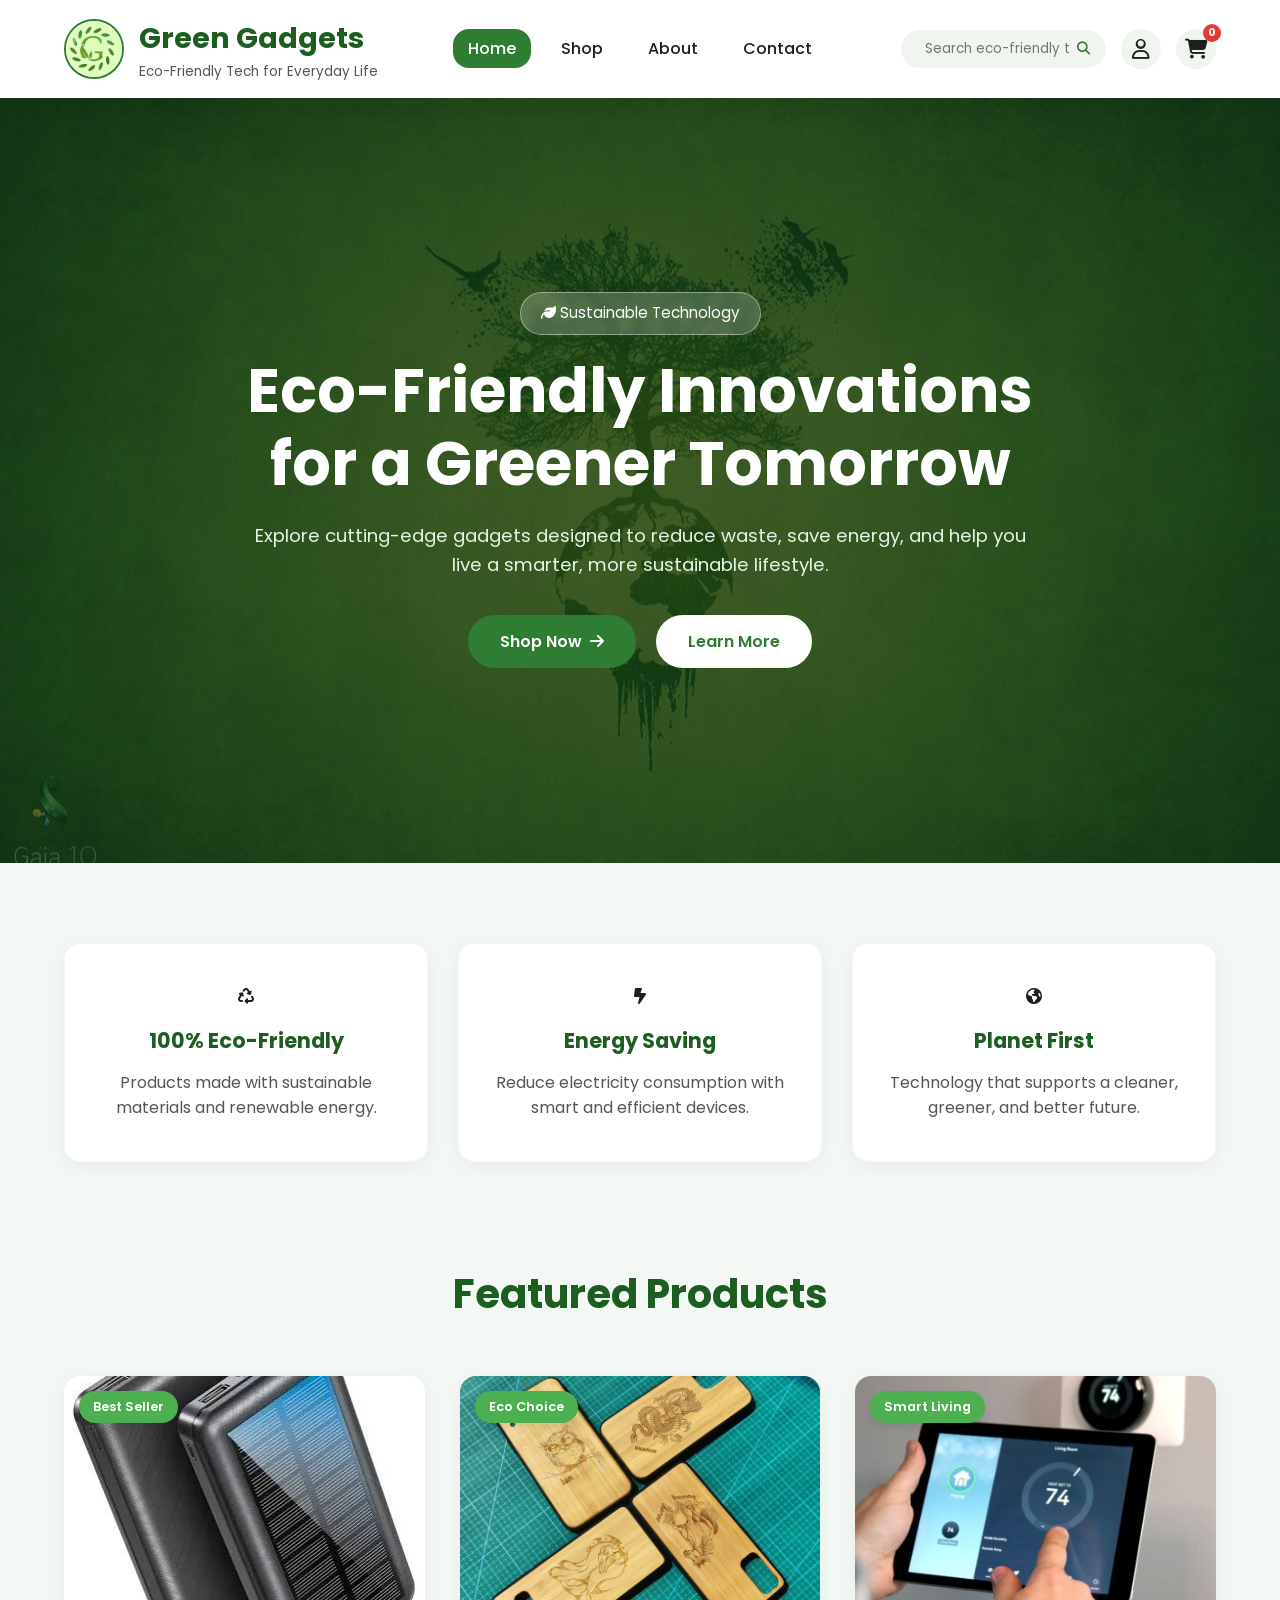
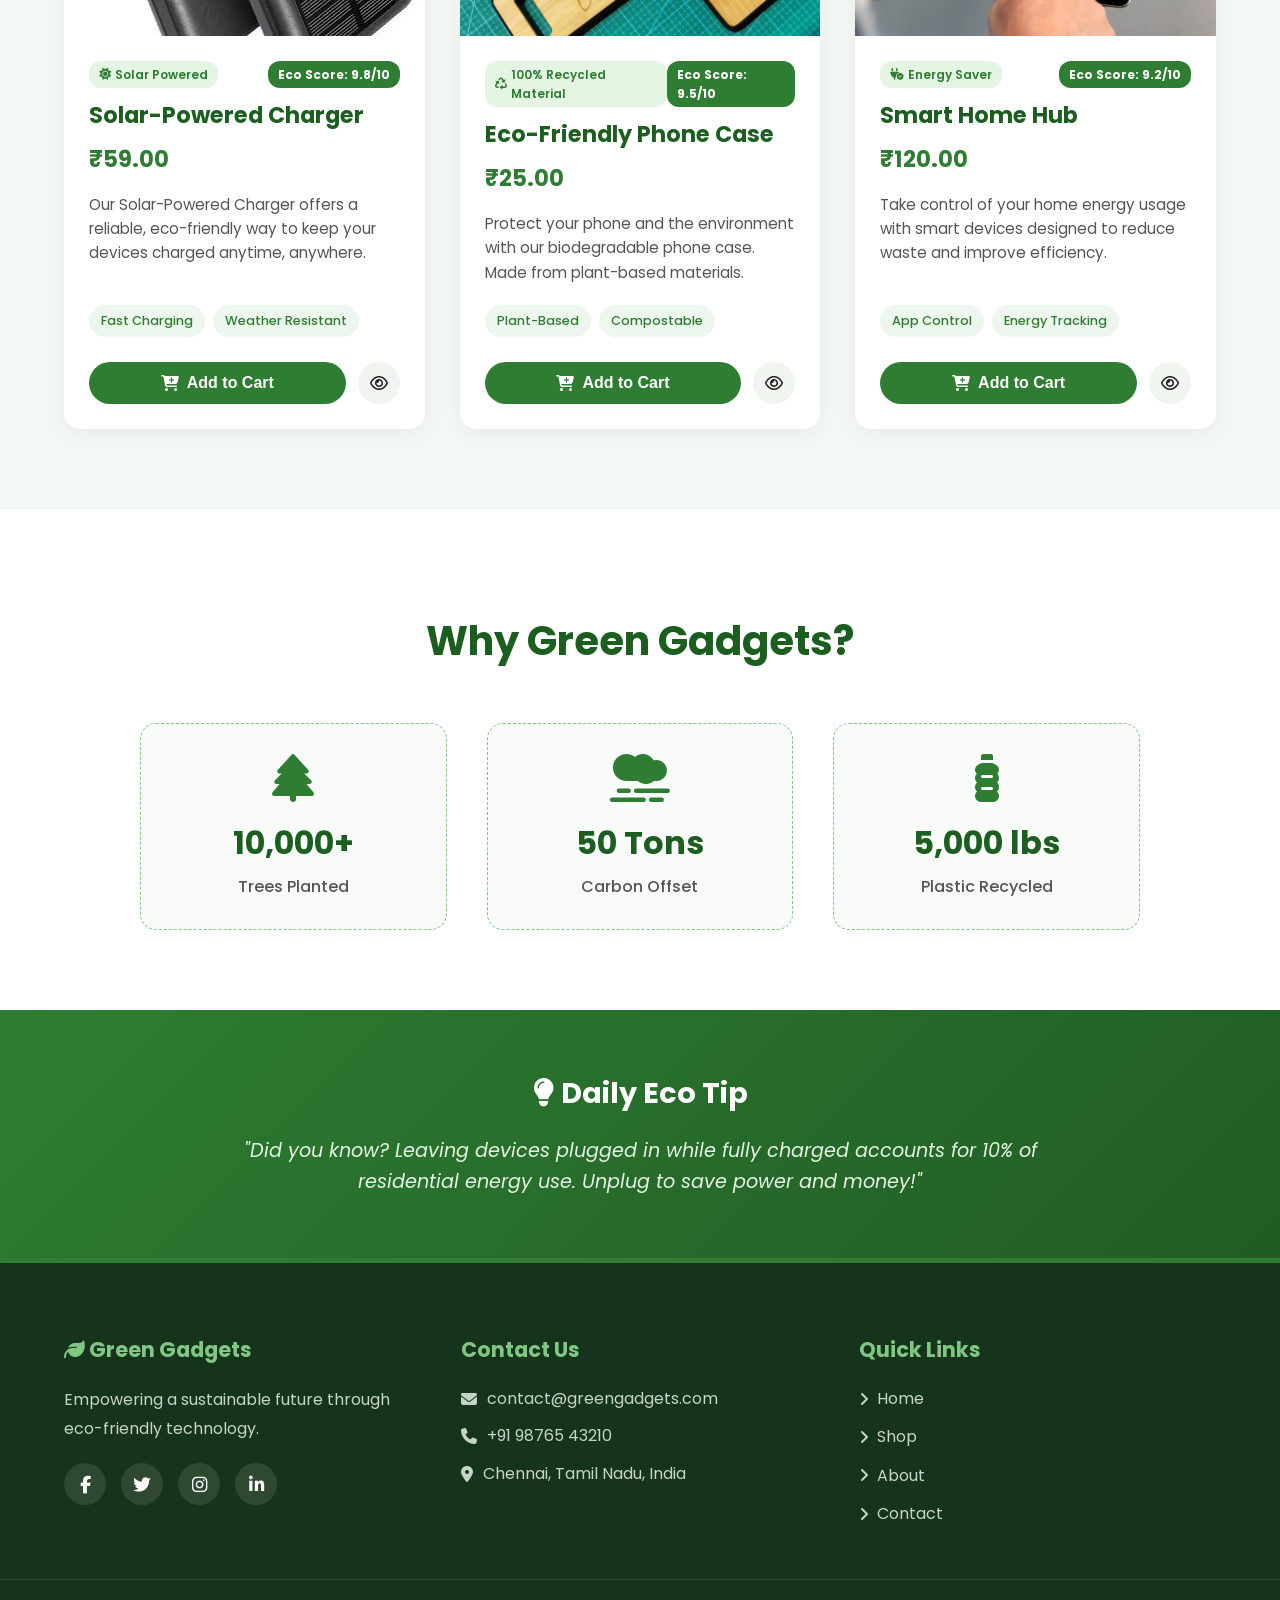
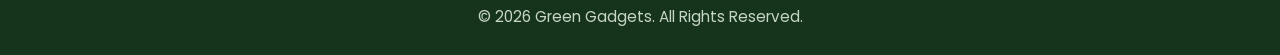
<file: index.html>
<!DOCTYPE html>
<html lang="en">
<head>
    <meta charset="UTF-8">
    <meta name="viewport" content="width=device-width, initial-scale=1.0">
    <title>Green Gadgets - Eco-Friendly Tech</title>

    <link rel="preconnect" href="https://fonts.googleapis.com">
    <link rel="preconnect" href="https://fonts.gstatic.com" crossorigin>
    <link href="https://fonts.googleapis.com/css2?family=Poppins:wght@300;400;500;600;700&display=swap" rel="stylesheet">
    
    <!-- Font Awesome for Icons -->
    <link rel="stylesheet" href="https://cdnjs.cloudflare.com/ajax/libs/font-awesome/6.4.0/css/all.min.css">

    <link rel="stylesheet" href="styles.css">
</head>
<body>

    <header>
        <div class="navbar">
            <a href="index.html" class="logo-section">
                <img src="logo2.jpg.png" alt="Green Gadgets Logo" class="logo">
                <div>
                    <h1>Green Gadgets</h1>
                    <p class="tagline">Eco-Friendly Tech for Everyday Life</p>
                </div>
            </a>

            <nav>
                <ul>
                    <li><a href="index.html" class="active">Home</a></li>
                    <li><a href="shop.html">Shop</a></li>
                    <li><a href="about.html">About</a></li>
                    <li><a href="contact.html">Contact</a></li>
                </ul>
            </nav>
            
            <div class="nav-icons">
                <div class="search-bar">
                    <input type="text" placeholder="Search eco-friendly tech...">
                    <button><i class="fa-solid fa-magnifying-glass"></i></button>
                </div>
                <a href="profile.html" class="icon-btn" title="Profile"><i class="fa-regular fa-user"></i></a>
                <a href="cart.html" class="icon-btn" title="Cart">
                    <i class="fa-solid fa-cart-shopping"></i>
                    <span class="cart-badge" id="cart-count">0</span>
                </a>
            </div>
        </div>
    </header>

    <section class="hero">
        <div class="hero-content">
            <span class="eco-badge"><i class="fa-solid fa-leaf"></i> Sustainable Technology</span>
            <h2>Eco-Friendly Innovations for a Greener Tomorrow</h2>
            <p>
                Explore cutting-edge gadgets designed to reduce waste, save energy,
                and help you live a smarter, more sustainable lifestyle.
            </p>
            <div class="hero-buttons">
                <a href="shop.html" class="btn-primary">Shop Now <i class="fa-solid fa-arrow-right"></i></a>
                <a href="about.html" class="btn-secondary">Learn More</a>
            </div>
        </div>
    </section>

    <section class="features">
        <div class="feature-card">
            <i class="fa-solid fa-recycle feature-icon"></i>
            <h3>100% Eco-Friendly</h3>
            <p>Products made with sustainable materials and renewable energy.</p>
        </div>

        <div class="feature-card">
            <i class="fa-solid fa-bolt-lightning feature-icon"></i>
            <h3>Energy Saving</h3>
            <p>Reduce electricity consumption with smart and efficient devices.</p>
        </div>

        <div class="feature-card">
            <i class="fa-solid fa-earth-americas feature-icon"></i>
            <h3>Planet First</h3>
            <p>Technology that supports a cleaner, greener, and better future.</p>
        </div>
    </section>

    <main class="product-info">
        <h2 class="section-title">Featured Products</h2>
        <div class="product-grid">
            <div class="product-box">
                <img src="powerbank.jpg" alt="Solar-Powered Charger">
                <span class="product-tag">Best Seller</span>
                <div class="product-content">
                    <div class="eco-badges">
                        <span class="eco-badge-small"><i class="fa-solid fa-sun"></i> Solar Powered</span>
                        <span class="eco-score-badge">Eco Score: 9.8/10</span>
                    </div>
                    <h2>Solar-Powered Charger</h2>
                    <div class="product-price">₹59.00</div>
                    <p>Our Solar-Powered Charger offers a reliable, eco-friendly way to keep your devices charged anytime, anywhere.</p>
                    <ul class="product-features">
                        <li>Fast Charging</li>
                        <li>Weather Resistant</li>
                    </ul>
                    <div class="product-actions">
                        <button class="btn-primary"><i class="fa-solid fa-cart-plus"></i> Add to Cart</button>
                        <a href="product-details.html" class="btn-secondary" title="View Details"><i class="fa-regular fa-eye"></i></a>
                    </div>
                </div>
            </div>

            <div class="product-box">
                <img src="phone.jpg" alt="Eco-Friendly Phone Case">
                <span class="product-tag">Eco Choice</span>
                <div class="product-content">
                    <div class="eco-badges">
                        <span class="eco-badge-small"><i class="fa-solid fa-recycle"></i> 100% Recycled Material</span>
                        <span class="eco-score-badge">Eco Score: 9.5/10</span>
                    </div>
                    <h2>Eco-Friendly Phone Case</h2>
                    <div class="product-price">₹25.00</div>
                    <p>Protect your phone and the environment with our biodegradable phone case. Made from plant-based materials.</p>
                    <ul class="product-features">
                        <li>Plant-Based</li>
                        <li>Compostable</li>
                    </ul>
                    <div class="product-actions">
                        <button class="btn-primary"><i class="fa-solid fa-cart-plus"></i> Add to Cart</button>
                        <a href="product-details.html" class="btn-secondary" title="View Details"><i class="fa-regular fa-eye"></i></a>
                    </div>
                </div>
            </div>

            <div class="product-box">
                <img src="smart home.jpg" alt="Energy-Efficient Smart Home">
                <span class="product-tag">Smart Living</span>
                <div class="product-content">
                    <div class="eco-badges">
                        <span class="eco-badge-small"><i class="fa-solid fa-plug-circle-check"></i> Energy Saver</span>
                        <span class="eco-score-badge">Eco Score: 9.2/10</span>
                    </div>
                    <h2>Smart Home Hub</h2>
                    <div class="product-price">₹120.00</div>
                    <p>Take control of your home energy usage with smart devices designed to reduce waste and improve efficiency.</p>
                    <ul class="product-features">
                        <li>App Control</li>
                        <li>Energy Tracking</li>
                    </ul>
                    <div class="product-actions">
                        <button class="btn-primary"><i class="fa-solid fa-cart-plus"></i> Add to Cart</button>
                        <a href="product-details.html" class="btn-secondary" title="View Details"><i class="fa-regular fa-eye"></i></a>
                    </div>
                </div>
            </div>
        </div>
    </main>

    <section class="why-green">
        <h2 class="section-title">Why Green Gadgets?</h2>
        <div class="impact-stats-grid">
            <div class="impact-stat">
                <i class="fa-solid fa-tree"></i>
                <h3>10,000+</h3>
                <p>Trees Planted</p>
            </div>
            <div class="impact-stat">
                <i class="fa-solid fa-smog"></i>
                <h3>50 Tons</h3>
                <p>Carbon Offset</p>
            </div>
            <div class="impact-stat">
                <i class="fa-solid fa-bottle-water"></i>
                <h3>5,000 lbs</h3>
                <p>Plastic Recycled</p>
            </div>
        </div>
    </section>

    <section class="eco-tips-section">
        <div class="tips-container">
            <h2><i class="fa-solid fa-lightbulb"></i> Daily Eco Tip</h2>
            <p>"Did you know? Leaving devices plugged in while fully charged accounts for 10% of residential energy use. Unplug to save power and money!"</p>
        </div>
    </section>

    <footer>
        <div class="footer-container">
            <div class="footer-brand">
                <h3><i class="fa-solid fa-leaf"></i> Green Gadgets</h3>
                <p class="footer-text">Empowering a sustainable future through eco-friendly technology.</p>
                <div class="social-icons">
                    <a href="#"><i class="fa-brands fa-facebook-f"></i></a>
                    <a href="#"><i class="fa-brands fa-twitter"></i></a>
                    <a href="#"><i class="fa-brands fa-instagram"></i></a>
                    <a href="#"><i class="fa-brands fa-linkedin-in"></i></a>
                </div>
            </div>

            <div class="footer-contact">
                <h4>Contact Us</h4>
                <p><i class="fa-solid fa-envelope"></i> contact@greengadgets.com</p>
                <p><i class="fa-solid fa-phone"></i> +91 98765 43210</p>
                <p><i class="fa-solid fa-location-dot"></i> Chennai, Tamil Nadu, India</p>
            </div>

            <div class="footer-links">
                <h4>Quick Links</h4>
                <ul>
                    <li><a href="index.html"><i class="fa-solid fa-angle-right"></i> Home</a></li>
                    <li><a href="shop.html"><i class="fa-solid fa-angle-right"></i> Shop</a></li>
                    <li><a href="about.html"><i class="fa-solid fa-angle-right"></i> About</a></li>
                    <li><a href="contact.html"><i class="fa-solid fa-angle-right"></i> Contact</a></li>
                </ul>
            </div>
        </div>

        <div class="footer-bottom">
            <p>© 2026 Green Gadgets. All Rights Reserved.</p>
        </div>
    </footer>

    <script src="main.js"></script>
    <script src="cart.js"></script>
</body>
</html>
</file>
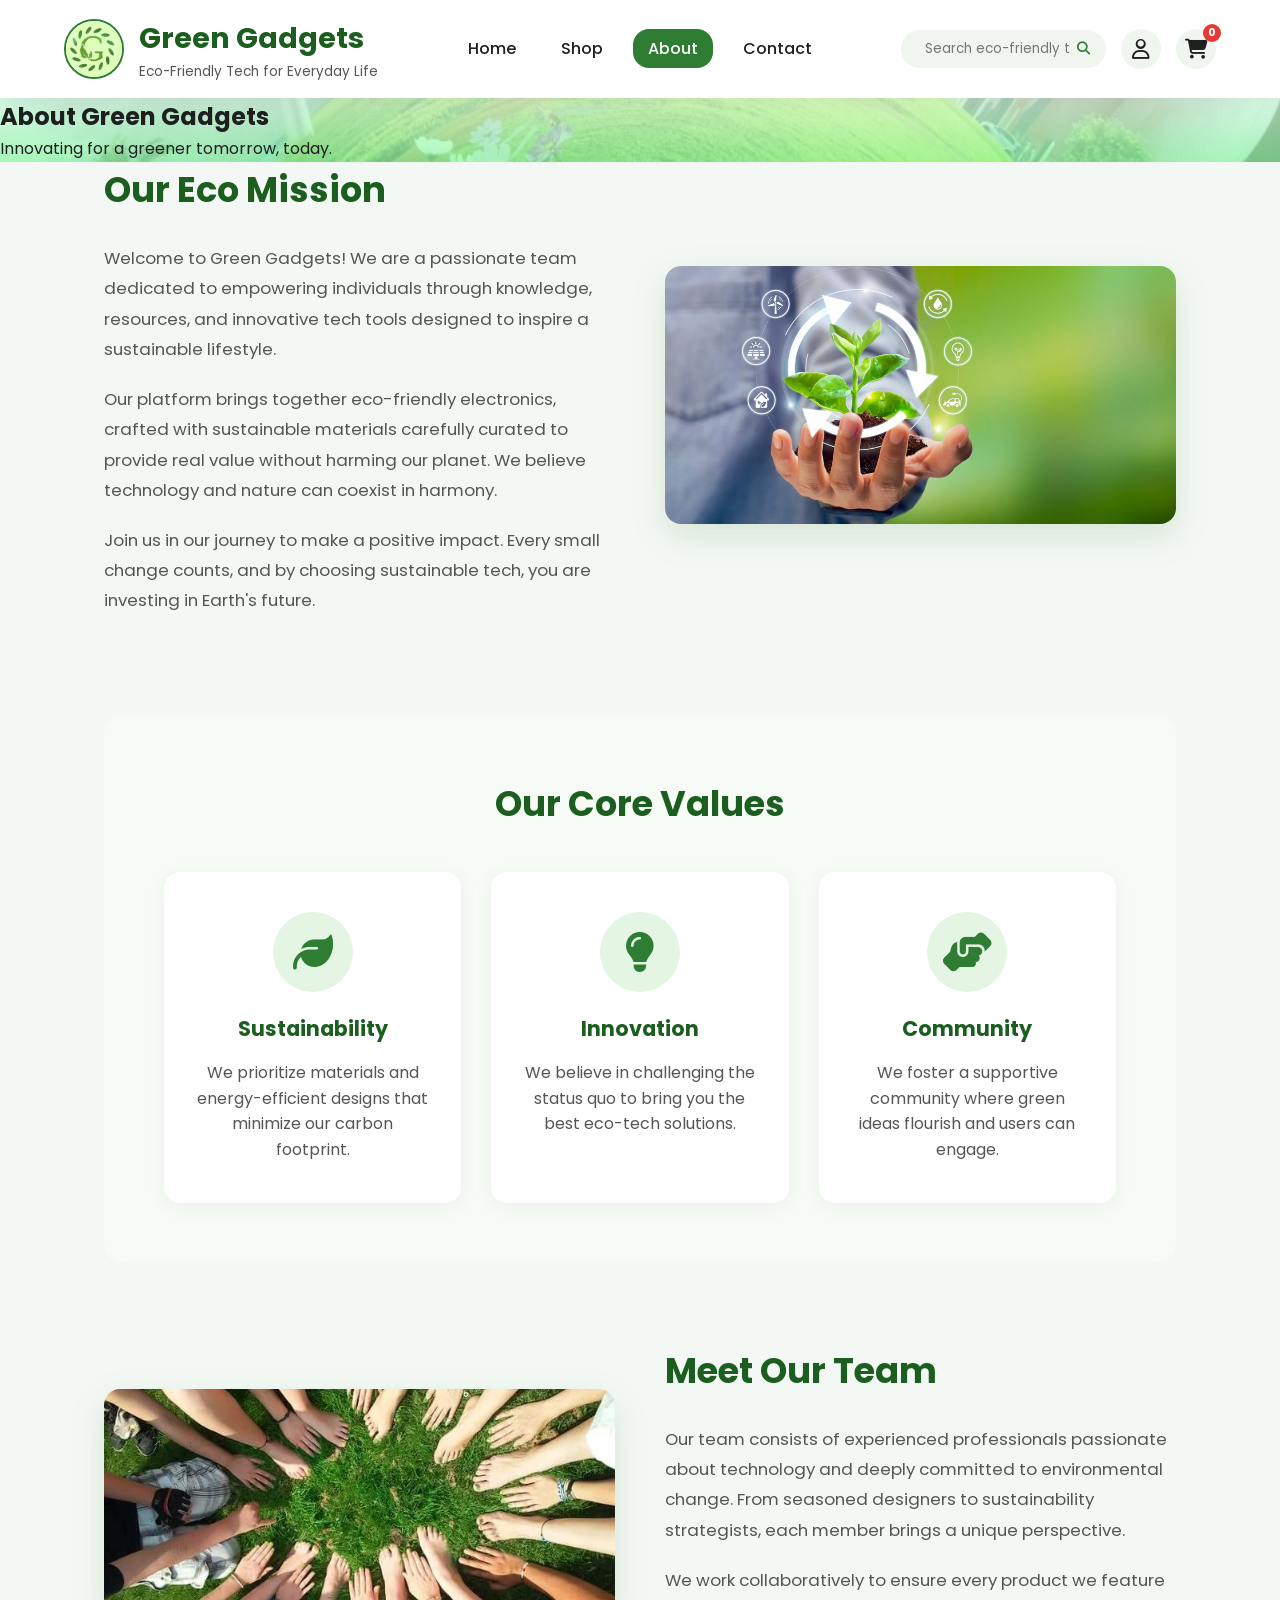
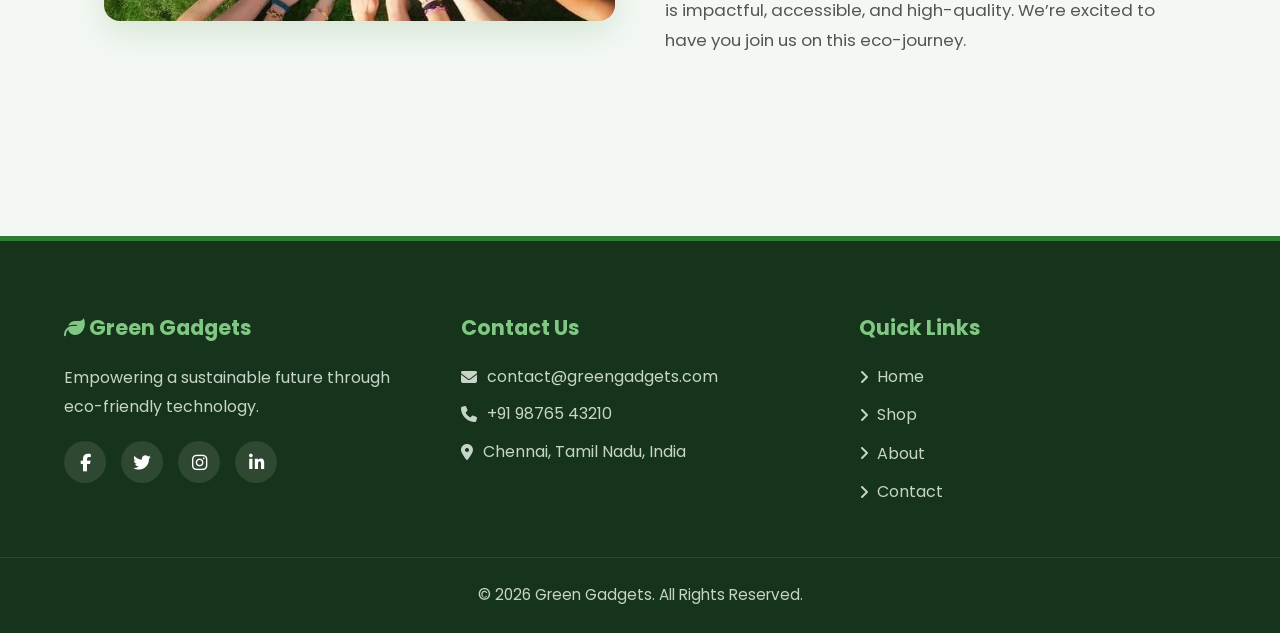
<file: about.html>
<!DOCTYPE html>
<html lang="en">

<head>
    <meta charset="UTF-8">
    <meta name="viewport" content="width=device-width, initial-scale=1.0">
    <title>About Us - Green Gadgets</title>
    <link rel="preconnect" href="https://fonts.googleapis.com">
    <link rel="preconnect" href="https://fonts.gstatic.com" crossorigin>
    <link href="https://fonts.googleapis.com/css2?family=Poppins:wght@300;400;500;600;700&display=swap"
        rel="stylesheet">
    <link rel="stylesheet" href="https://cdnjs.cloudflare.com/ajax/libs/font-awesome/6.4.0/css/all.min.css">

    <link rel="stylesheet" href="styles.css">
    <link rel="stylesheet" href="about.css">
</head>

<body>
    <!-- Header -->
    <header>
        <div class="navbar">
            <a href="index.html" class="logo-section">
                <img src="logo2.jpg.png" alt="Green Gadgets Logo" class="logo">
                <div>
                    <h1>Green Gadgets</h1>
                    <p class="tagline">Eco-Friendly Tech for Everyday Life</p>
                </div>
            </a>

            <nav>
                <ul>
                    <li><a href="index.html">Home</a></li>
                    <li><a href="shop.html">Shop</a></li>
                    <li><a href="about.html" class="active">About</a></li>
                    <li><a href="contact.html">Contact</a></li>
                </ul>
            </nav>

            <div class="nav-icons">
                <div class="search-bar">
                    <input type="text" placeholder="Search eco-friendly tech...">
                    <button><i class="fa-solid fa-magnifying-glass"></i></button>
                </div>
                <a href="profile.html" class="icon-btn" title="Profile"><i class="fa-regular fa-user"></i></a>
                <a href="cart.html" class="icon-btn" title="Cart">
                    <i class="fa-solid fa-cart-shopping"></i>
                    <span class="cart-badge" id="cart-count">0</span>
                </a>
            </div>
        </div>
    </header>

    <!-- Page Header -->
    <div class="about-hero page-header">
        <h2>About Green Gadgets</h2>
        <p>Innovating for a greener tomorrow, today.</p>
    </div>

    <div class="about-container">
        <!-- Eco Mission Section -->
        <section class="mission-section">
            <div class="mission-text">
                <h3 class="section-heading">Our Eco Mission</h3>
                <p>Welcome to Green Gadgets! We are a passionate team dedicated to empowering individuals through
                    knowledge, resources, and innovative tech tools designed to inspire a sustainable lifestyle.</p>
                <p>Our platform brings together eco-friendly electronics, crafted with sustainable materials carefully
                    curated to provide real value without harming our planet. We believe technology and nature can
                    coexist in harmony.</p>
                <p>Join us in our journey to make a positive impact. Every small change counts, and by choosing
                    sustainable tech, you are investing in Earth's future.</p>
            </div>
            <div class="mission-image">
                <img src="sustainable.jpg" alt="Sustainability">
            </div>
        </section>

        <!-- Company Values -->
        <section class="values-section">
            <h3 class="section-heading text-center">Our Core Values</h3>
            <div class="values-grid">
                <div class="value-card">
                    <i class="fa-solid fa-leaf"></i>
                    <h4>Sustainability</h4>
                    <p>We prioritize materials and energy-efficient designs that minimize our carbon footprint.</p>
                </div>
                <div class="value-card">
                    <i class="fa-solid fa-lightbulb"></i>
                    <h4>Innovation</h4>
                    <p>We believe in challenging the status quo to bring you the best eco-tech solutions.</p>
                </div>
                <div class="value-card">
                    <i class="fa-solid fa-handshake-angle"></i>
                    <h4>Community</h4>
                    <p>We foster a supportive community where green ideas flourish and users can engage.</p>
                </div>
            </div>
        </section>

        <!-- The Team -->
        <section class="team-section">
            <div class="team-image">
                <img src="teamwork.jpg" alt="Teamwork">
            </div>
            <div class="team-text">
                <h3 class="section-heading">Meet Our Team</h3>
                <p>Our team consists of experienced professionals passionate about technology and deeply committed to
                    environmental change. From seasoned designers to sustainability strategists, each member brings a
                    unique perspective.</p>
                <p>We work collaboratively to ensure every product we feature is impactful, accessible, and
                    high-quality. We’re excited to have you join us on this eco-journey.</p>
            </div>
        </section>
    </div>

    <!-- Footer -->
    <footer>
        <div class="footer-container">
            <div class="footer-brand">
                <h3><i class="fa-solid fa-leaf"></i> Green Gadgets</h3>
                <p class="footer-text">Empowering a sustainable future through eco-friendly technology.</p>
                <div class="social-icons">
                    <a href="#"><i class="fa-brands fa-facebook-f"></i></a>
                    <a href="#"><i class="fa-brands fa-twitter"></i></a>
                    <a href="#"><i class="fa-brands fa-instagram"></i></a>
                    <a href="#"><i class="fa-brands fa-linkedin-in"></i></a>
                </div>
            </div>
            <div class="footer-contact">
                <h4>Contact Us</h4>
                <p><i class="fa-solid fa-envelope"></i> contact@greengadgets.com</p>
                <p><i class="fa-solid fa-phone"></i> +91 98765 43210</p>
                <p><i class="fa-solid fa-location-dot"></i>Chennai, Tamil Nadu, India</p>
            </div>
            <div class="footer-links">
                <h4>Quick Links</h4>
                <ul>
                    <li><a href="index.html"><i class="fa-solid fa-angle-right"></i> Home</a></li>
                    <li><a href="shop.html"><i class="fa-solid fa-angle-right"></i> Shop</a></li>
                    <li><a href="about.html"><i class="fa-solid fa-angle-right"></i> About</a></li>
                    <li><a href="contact.html"><i class="fa-solid fa-angle-right"></i> Contact</a></li>
                </ul>
            </div>
        </div>
        <div class="footer-bottom">
            <p>© 2026 Green Gadgets. All Rights Reserved.</p>
        </div>
    </footer>
    <script src="main.js"></script>
    <script src="cart.js"></script>
</body>

</html>
</file>
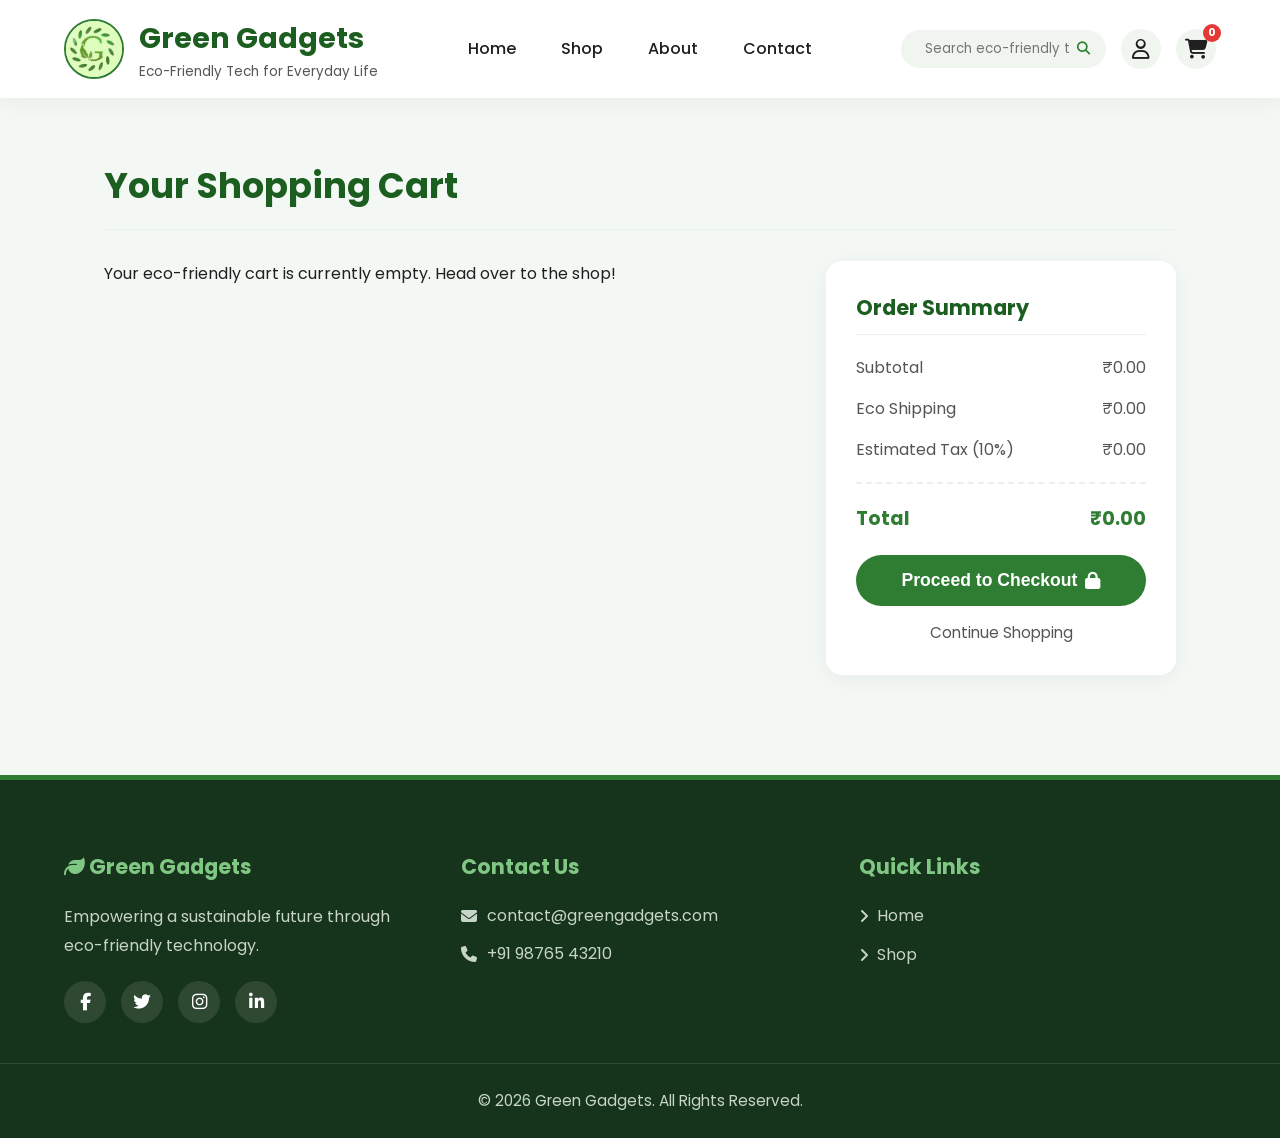
<file: cart.html>
<!DOCTYPE html>
<html lang="en">

<head>
    <meta charset="UTF-8">
    <meta name="viewport" content="width=device-width, initial-scale=1.0">
    <title>Your Cart - Green Gadgets</title>
    <link rel="preconnect" href="https://fonts.googleapis.com">
    <link rel="preconnect" href="https://fonts.gstatic.com" crossorigin>
    <link href="https://fonts.googleapis.com/css2?family=Poppins:wght@300;400;500;600;700&display=swap"
        rel="stylesheet">
    <link rel="stylesheet" href="https://cdnjs.cloudflare.com/ajax/libs/font-awesome/6.4.0/css/all.min.css">

    <link rel="stylesheet" href="styles.css">
    <link rel="stylesheet" href="cart.css">
</head>

<body>
    <!-- Header -->
    <header>
        <div class="navbar">
            <a href="index.html" class="logo-section">
                <img src="logo2.jpg.png" alt="Green Gadgets Logo" class="logo">
                <div>
                    <h1>Green Gadgets</h1>
                    <p class="tagline">Eco-Friendly Tech for Everyday Life</p>
                </div>
            </a>

            <nav>
                <ul>
                    <li><a href="index.html">Home</a></li>
                    <li><a href="shop.html">Shop</a></li>
                    <li><a href="about.html">About</a></li>
                    <li><a href="contact.html">Contact</a></li>
                </ul>
            </nav>

            <div class="nav-icons">
                <div class="search-bar">
                    <input type="text" placeholder="Search eco-friendly tech...">
                    <button><i class="fa-solid fa-magnifying-glass"></i></button>
                </div>
                <a href="profile.html" class="icon-btn" title="Profile"><i class="fa-regular fa-user"></i></a>
                <a href="cart.html" class="icon-btn" title="Cart">
                    <i class="fa-solid fa-cart-shopping"></i>
                    <span class="cart-badge" id="cart-count">0</span>
                </a>
            </div>
        </div>
    </header>

    <div class="cart-container">
        <h2 class="page-title">Your Shopping Cart</h2>

        <div class="cart-layout">
            <!-- Cart Items -->
            <div class="cart-items" id="cart-items-container">
                <!-- Cart items will be loaded dynamically here -->
            </div>

            <!-- Cart Summary -->
            <div class="cart-summary">
                <h3>Order Summary</h3>
                <div class="summary-row">
                    <span>Subtotal</span>
                    <span>₹109.00</span>
                </div>
                <div class="summary-row">
                    <span>Eco Shipping</span>
                    <span>₹5.00</span>
                </div>
                <div class="summary-row">
                    <span>Estimated Tax</span>
                    <span>₹10.90</span>
                </div>
                <div class="summary-total">
                    <span>Total</span>
                    <span>₹124.90</span>
                </div>

                <div class="eco-message">
                    <h4 style="margin-bottom: 5px;"><i class="fa-solid fa-leaf"></i> Great Sustainable Choice!</h4>
                    <p style="font-size: 0.85rem; color: #333;">By purchasing these items, you are saving <strong>15 kWh
                            of energy</strong> and offsetting <strong>2.5kg of carbon emissions</strong>.</p>
                </div>

                <button class="btn-primary checkout-btn">Proceed to Checkout <i class="fa-solid fa-lock"></i></button>
                <a href="shop.html" class="continue-shopping">Continue Shopping</a>
            </div>
        </div>
    </div>

    <!-- Footer -->
    <footer>
        <div class="footer-container">
            <div class="footer-brand">
                <h3><i class="fa-solid fa-leaf"></i> Green Gadgets</h3>
                <p class="footer-text">Empowering a sustainable future through eco-friendly technology.</p>
                <div class="social-icons">
                    <a href="#"><i class="fa-brands fa-facebook-f"></i></a>
                    <a href="#"><i class="fa-brands fa-twitter"></i></a>
                    <a href="#"><i class="fa-brands fa-instagram"></i></a>
                    <a href="#"><i class="fa-brands fa-linkedin-in"></i></a>
                </div>
            </div>
            <div class="footer-contact">
                <h4>Contact Us</h4>
                <p><i class="fa-solid fa-envelope"></i> contact@greengadgets.com</p>
                <p><i class="fa-solid fa-phone"></i> +91 98765 43210</p>
            </div>
            <div class="footer-links">
                <h4>Quick Links</h4>
                <ul>
                    <li><a href="index.html"><i class="fa-solid fa-angle-right"></i> Home</a></li>
                    <li><a href="shop.html"><i class="fa-solid fa-angle-right"></i> Shop</a></li>
                </ul>
            </div>
        </div>
        <div class="footer-bottom">
            <p>© 2026 Green Gadgets. All Rights Reserved.</p>
        </div>
    </footer>
    <script src="main.js"></script>
    <script src="cart.js"></script>
</body>

</html>
</file>
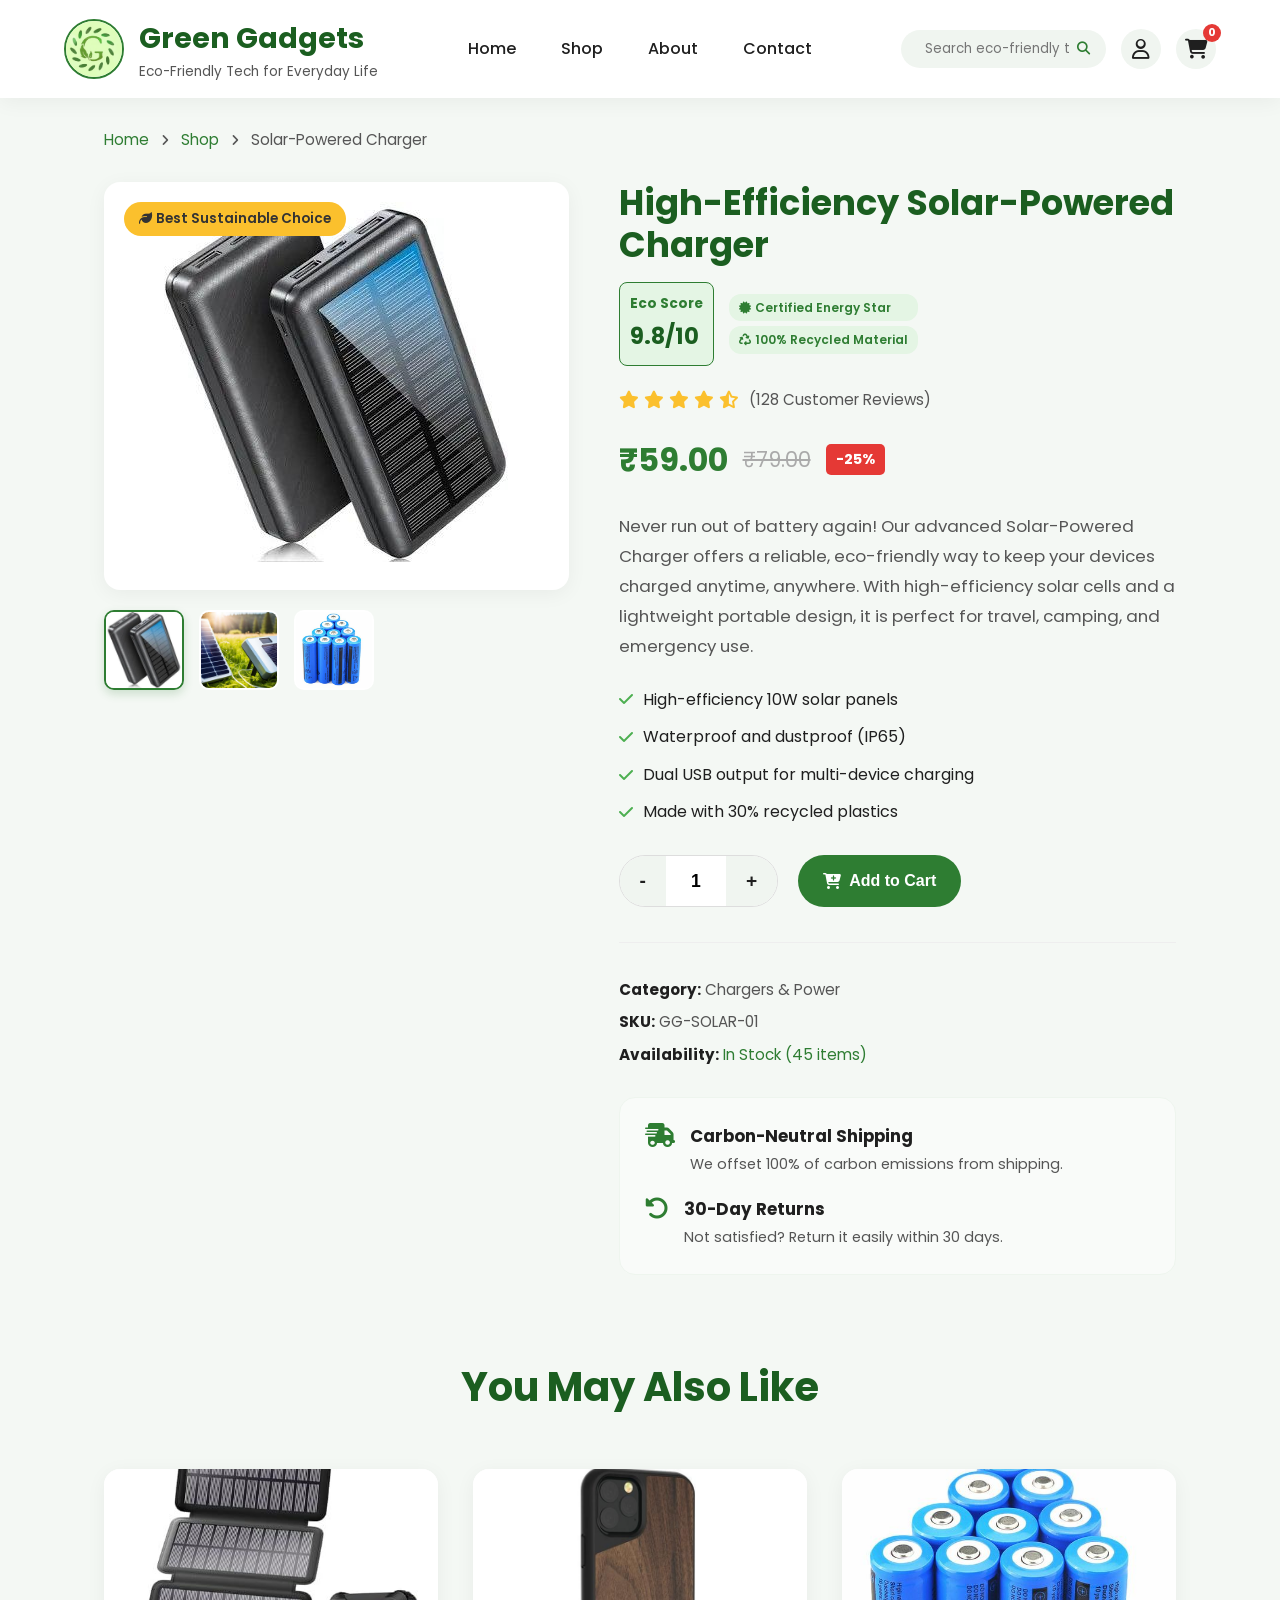
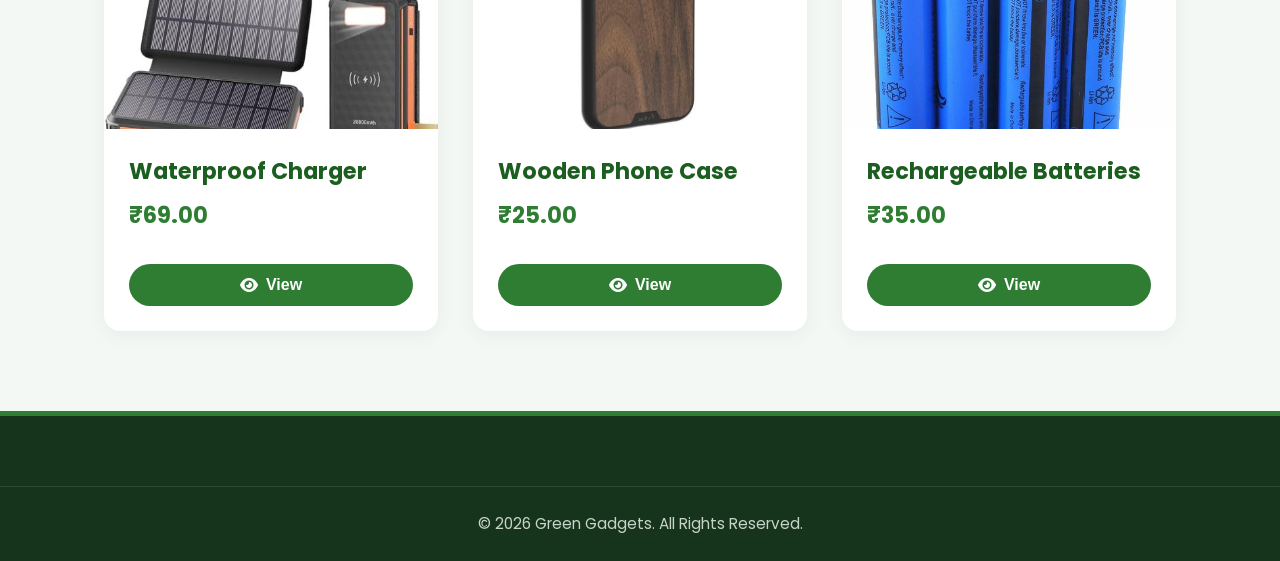
<file: product-details.html>
<!DOCTYPE html>
<html lang="en">
<head>
    <meta charset="UTF-8">
    <meta name="viewport" content="width=device-width, initial-scale=1.0">
    <title>Product Details - Green Gadgets</title>
    <link rel="preconnect" href="https://fonts.googleapis.com">
    <link rel="preconnect" href="https://fonts.gstatic.com" crossorigin>
    <link href="https://fonts.googleapis.com/css2?family=Poppins:wght@300;400;500;600;700&display=swap" rel="stylesheet">
    <link rel="stylesheet" href="https://cdnjs.cloudflare.com/ajax/libs/font-awesome/6.4.0/css/all.min.css">
    
    <link rel="stylesheet" href="styles.css">
    <link rel="stylesheet" href="product-details.css">
</head>
<body>
    <!-- Header -->
    <header>
        <div class="navbar">
            <a href="index.html" class="logo-section">
                <img src="logo2.jpg.png" alt="Green Gadgets Logo" class="logo">
                <div>
                    <h1>Green Gadgets</h1>
                    <p class="tagline">Eco-Friendly Tech for Everyday Life</p>
                </div>
            </a>

            <nav>
                <ul>
                    <li><a href="index.html">Home</a></li>
                    <li><a href="shop.html" class="active">Shop</a></li>
                    <li><a href="about.html">About</a></li>
                    <li><a href="contact.html">Contact</a></li>
                </ul>
            </nav>
            
            <div class="nav-icons">
                <div class="search-bar">
                    <input type="text" placeholder="Search eco-friendly tech...">
                    <button><i class="fa-solid fa-magnifying-glass"></i></button>
                </div>
                <a href="profile.html" class="icon-btn" title="Profile"><i class="fa-regular fa-user"></i></a>
                <a href="cart.html" class="icon-btn" title="Cart">
                    <i class="fa-solid fa-cart-shopping"></i>
                    <span class="cart-badge" id="cart-count">0</span>
                </a>
            </div>
        </div>
    </header>

    <div class="breadcrumb">
        <a href="index.html">Home</a> <i class="fa-solid fa-angle-right"></i>
        <a href="shop.html">Shop</a> <i class="fa-solid fa-angle-right"></i>
        <span>Solar-Powered Charger</span>
    </div>

    <!-- Product Details Section -->
    <div class="product-container">
        <!-- Image Gallery -->
        <div class="product-gallery">
            <div class="main-image">
                <img src="powerbank.jpg" alt="Solar-Powered Charger Main Image">
                <span class="eco-tag" style="background:#fbc02d; color:#333;"><i class="fa-solid fa-leaf"></i> Best Sustainable Choice</span>
            </div>
            <div class="thumbnail-list">
                <img src="powerbank.jpg" alt="Thumb 1" class="active">
                <img src="solar-charger.jpg" alt="Thumb 2">
                <img src="battery.jpg" alt="Thumb 3">
            </div>
        </div>

        <!-- Info -->
        <div class="product-info-detailed">
            <h2>High-Efficiency Solar-Powered Charger</h2>

            <div class="eco-scoring" style="display: flex; gap: 15px; margin-bottom: 20px;">
                <div style="background: #e4f5e4; padding: 10px; border-radius: 8px; border: 1px solid var(--primary-color);">
                    <h4 style="color: var(--primary-color); font-size: 0.85rem; margin-bottom: 5px;">Eco Score</h4>
                    <span style="font-size: 1.4rem; font-weight: 700; color: var(--primary-hover);">9.8/10</span>
                </div>
                <div style="display: flex; flex-direction: column; justify-content: center; gap: 5px;">
                    <span class="eco-badge-small"><i class="fa-solid fa-certificate"></i> Certified Energy Star</span>
                    <span class="eco-badge-small"><i class="fa-solid fa-recycle"></i> 100% Recycled Material</span>
                </div>
            </div>
            
            <div class="reviews">
                <div class="stars">
                    <i class="fa-solid fa-star"></i>
                    <i class="fa-solid fa-star"></i>
                    <i class="fa-solid fa-star"></i>
                    <i class="fa-solid fa-star"></i>
                    <i class="fa-solid fa-star-half-stroke"></i>
                </div>
                <span>(128 Customer Reviews)</span>
            </div>
            
            <div class="price-section">
                <span class="current-price">₹59.00</span>
                <span class="old-price">₹79.00</span>
                <span class="discount">-25%</span>
            </div>

            <p class="description">
                Never run out of battery again! Our advanced Solar-Powered Charger offers a reliable, eco-friendly way to keep your devices charged anytime, anywhere. With high-efficiency solar cells and a lightweight portable design, it is perfect for travel, camping, and emergency use.
            </p>

            <ul class="features-list">
                <li><i class="fa-solid fa-check"></i> High-efficiency 10W solar panels</li>
                <li><i class="fa-solid fa-check"></i> Waterproof and dustproof (IP65)</li>
                <li><i class="fa-solid fa-check"></i> Dual USB output for multi-device charging</li>
                <li><i class="fa-solid fa-check"></i> Made with 30% recycled plastics</li>
            </ul>

            <div class="purchase-actions">
                <div class="qty-selector">
                    <button class="qty-btn">-</button>
                    <input type="number" value="1" min="1">
                    <button class="qty-btn">+</button>
                </div>
                <button class="btn-primary" style="padding: 12px 25px;" onclick='addToCart({"id":"detail1", "name":"High-Efficiency Solar-Powered Charger", "price":59.00, "imageUrl":"powerbank.jpg", "category":"Solar Powered"})'><i class="fa-solid fa-cart-plus"></i> Add to Cart</button>
            </div>

            <div class="meta-info">
                <p><strong>Category:</strong> Chargers & Power</p>
                <p><strong>SKU:</strong> GG-SOLAR-01</p>
                <p><strong>Availability:</strong> <span style="color: #2e7d32;">In Stock (45 items)</span></p>
            </div>
            
            <div class="shipping-info">
                <div class="shipping-item">
                    <i class="fa-solid fa-truck-fast"></i>
                    <div>
                        <h4>Carbon-Neutral Shipping</h4>
                        <p>We offset 100% of carbon emissions from shipping.</p>
                    </div>
                </div>
                <div class="shipping-item">
                    <i class="fa-solid fa-rotate-left"></i>
                    <div>
                        <h4>30-Day Returns</h4>
                        <p>Not satisfied? Return it easily within 30 days.</p>
                    </div>
                </div>
            </div>
        </div>
    </div>

    <!-- Related Products -->
    <div class="related-products">
        <h2 class="section-title">You May Also Like</h2>
        <div class="product-grid" style="padding: 0;">
            <div class="product-box">
                <img src="waterproof charger.jpg" alt="Solar Charger">
                <div class="product-content">
                    <h2>Waterproof Charger</h2>
                    <div class="product-price">₹69.00</div>
                    <div class="product-actions" style="margin-top: 15px;">
                        <button class="btn-primary" style="width: 100%;"><i class="fa-solid fa-eye"></i> View</button>
                    </div>
                </div>
            </div>
            
            <div class="product-box">
                <img src="wooden case.jpg" alt="Eco Phone Case">
                <div class="product-content">
                    <h2>Wooden Phone Case</h2>
                    <div class="product-price">₹25.00</div>
                    <div class="product-actions" style="margin-top: 15px;">
                        <button class="btn-primary" style="width: 100%;"><i class="fa-solid fa-eye"></i> View</button>
                    </div>
                </div>
            </div>
            
            <div class="product-box">
                <img src="battery.jpg" alt="Rechargeable Batteries">
                <div class="product-content">
                    <h2>Rechargeable Batteries</h2>
                    <div class="product-price">₹35.00</div>
                    <div class="product-actions" style="margin-top: 15px;">
                        <button class="btn-primary" style="width: 100%;"><i class="fa-solid fa-eye"></i> View</button>
                    </div>
                </div>
            </div>
        </div>
    </div>

    <!-- Footer -->
    <footer>
        <div class="footer-bottom" style="margin-top: 0">
            <p>© 2026 Green Gadgets. All Rights Reserved.</p>
        </div>
    </footer>
    <script src="main.js"></script>
    <script src="cart.js"></script>
</body>
</html>
</file>
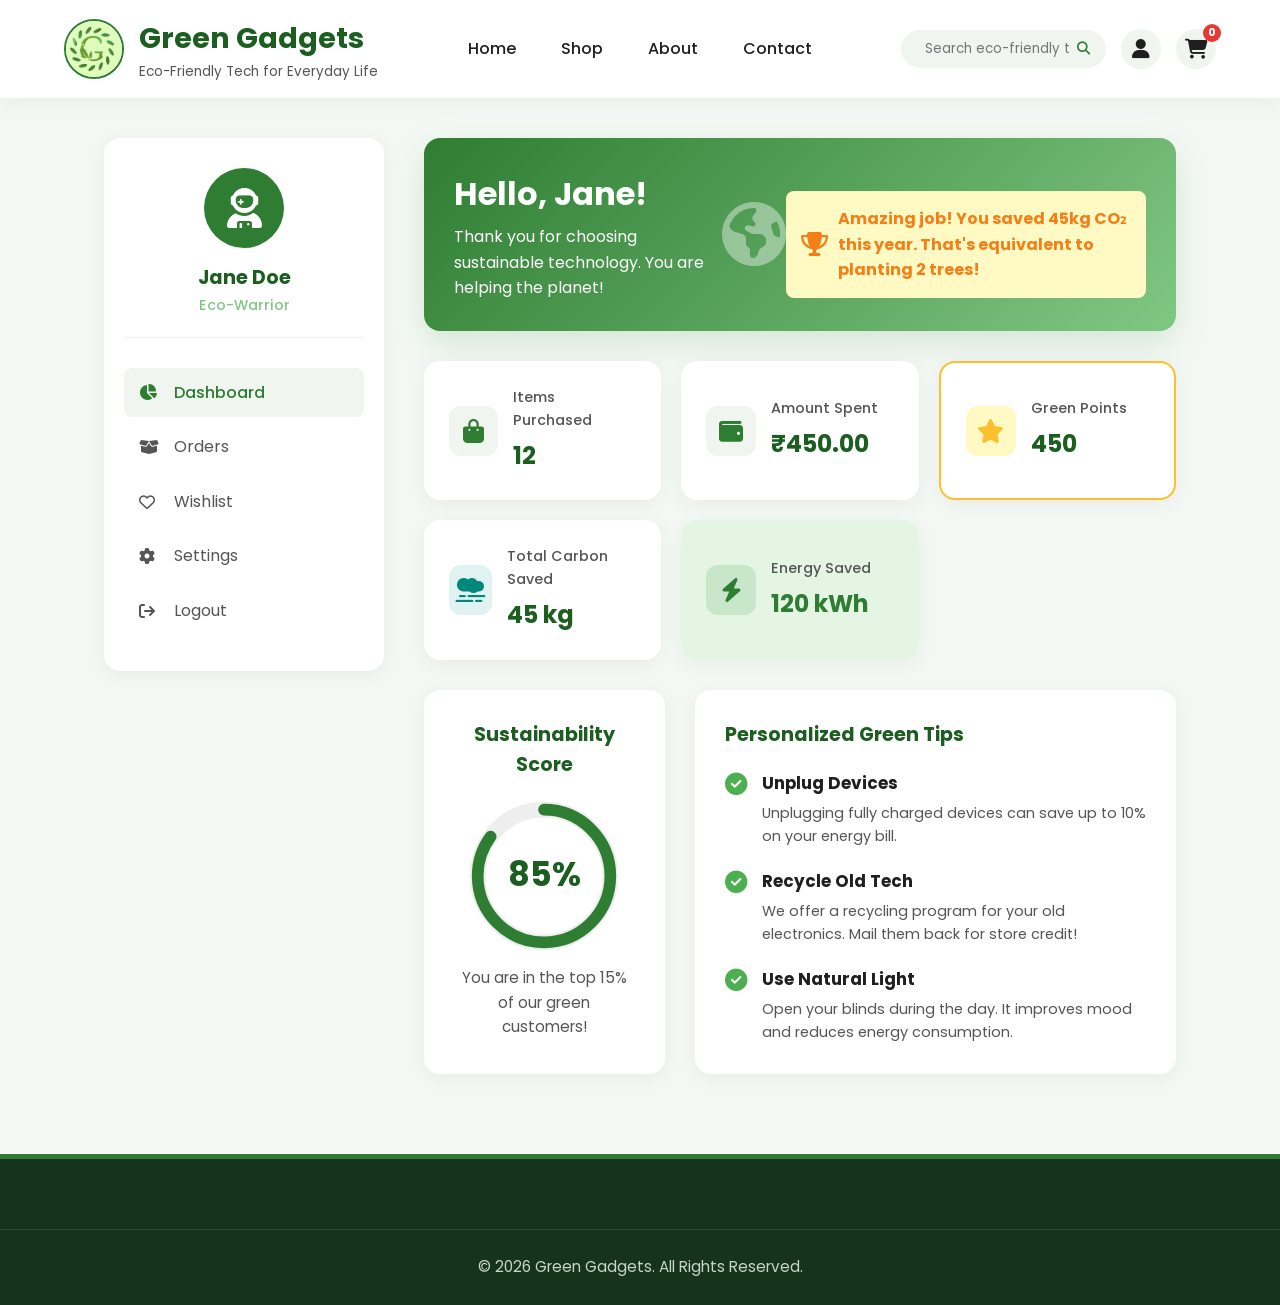
<file: profile.html>
<!DOCTYPE html>
<html lang="en">

<head>
    <meta charset="UTF-8">
    <meta name="viewport" content="width=device-width, initial-scale=1.0">
    <title>Your Profile - Green Gadgets</title>
    <link rel="preconnect" href="https://fonts.googleapis.com">
    <link rel="preconnect" href="https://fonts.gstatic.com" crossorigin>
    <link href="https://fonts.googleapis.com/css2?family=Poppins:wght@300;400;500;600;700&display=swap"
        rel="stylesheet">
    <link rel="stylesheet" href="https://cdnjs.cloudflare.com/ajax/libs/font-awesome/6.4.0/css/all.min.css">

    <link rel="stylesheet" href="styles.css">
    <link rel="stylesheet" href="profile.css">
</head>

<body>
    <!-- Header -->
    <header>
        <div class="navbar">
            <a href="index.html" class="logo-section">
                <img src="logo2.jpg.png" alt="Green Gadgets Logo" class="logo">
                <div>
                    <h1>Green Gadgets</h1>
                    <p class="tagline">Eco-Friendly Tech for Everyday Life</p>
                </div>
            </a>

            <nav>
                <ul>
                    <li><a href="index.html">Home</a></li>
                    <li><a href="shop.html">Shop</a></li>
                    <li><a href="about.html">About</a></li>
                    <li><a href="contact.html">Contact</a></li>
                </ul>
            </nav>

            <div class="nav-icons">
                <div class="search-bar">
                    <input type="text" placeholder="Search eco-friendly tech...">
                    <button><i class="fa-solid fa-magnifying-glass"></i></button>
                </div>
                <a href="profile.html" class="icon-btn active" title="Profile"><i class="fa-solid fa-user"></i></a>
                <a href="cart.html" class="icon-btn" title="Cart">
                    <i class="fa-solid fa-cart-shopping"></i>
                    <span class="cart-badge" id="cart-count">0</span>
                </a>
            </div>
        </div>
    </header>

    <div class="profile-container">

        <!-- Sidebar -->
        <aside class="profile-sidebar">
            <div class="user-info">
                <div class="user-avatar">
                    <i class="fa-solid fa-user-astronaut"></i>
                </div>
                <h2>Jane Doe</h2>
                <p>Eco-Warrior</p>
            </div>
            <ul class="profile-nav">
                <li><a href="#" class="active"><i class="fa-solid fa-chart-pie"></i> Dashboard</a></li>
                <li><a href="#"><i class="fa-solid fa-box-open"></i> Orders</a></li>
                <li><a href="#"><i class="fa-regular fa-heart"></i> Wishlist</a></li>
                <li><a href="#"><i class="fa-solid fa-gear"></i> Settings</a></li>
                <li><a href="#"><i class="fa-solid fa-arrow-right-from-bracket"></i> Logout</a></li>
            </ul>
        </aside>

        <!-- Main Content -->
        <main class="profile-main">
            <div class="welcome-banner">
                <div class="banner-text">
                    <h2>Hello, Jane!</h2>
                    <p>Thank you for choosing sustainable technology. You are helping the planet!</p>
                </div>
                <i class="fa-solid fa-earth-americas splash-icon"></i>
            </div>

            <!-- Stats Grid -->
            <div class="stats-grid">
                <div class="stat-card">
                    <div class="stat-icon"><i class="fa-solid fa-bag-shopping"></i></div>
                    <div class="stat-info">
                        <h3>Items Purchased</h3>
                        <p class="stat-value" id="items-purchased">0</p>
                    </div>
                </div>
                <div class="stat-card">
                    <div class="stat-icon"><i class="fa-solid fa-wallet"></i></div>
                    <div class="stat-info">
                        <h3>Amount Spent</h3>
                        <p class="stat-value" id="total-spent">₹0</p>
                    </div>
                </div>
                <div class="stat-card" style="border: 2px solid #fbc02d;">
                    <div class="stat-icon" style="background:#fff9c4; color:#fbc02d;"><i class="fa-solid fa-star"></i>
                    </div>
                    <div class="stat-info">
                        <h3>Green Points</h3>
                        <p class="stat-value">450</p>
                    </div>
                </div>
                <div class="stat-card impact-card">
                    <div class="stat-icon"><i class="fa-solid fa-smog"></i></div>
                    <div class="stat-info">
                        <h3>Total Carbon Saved</h3>
                        <p class="stat-value" id="carbon-saved">0 kg</p>
                    </div>
                </div>
                <div class="stat-card impact-card" style="background: #e4f5e4;">
                    <div class="stat-icon" style="background:#c8e6c9; color:#2e7d32;"><i class="fa-solid fa-bolt"></i>
                    </div>
                    <div class="stat-info">
                        <h3>Energy Saved</h3>
                        <p class="stat-value" id="energy-saved" style="color: #2e7d32;">0 kWh</p>
                    </div>
                </div>
            </div>

            <!-- Eco Section -->
            <div class="eco-dashboard">
                <div class="sustainability-score">
                    <h3>Sustainability Score</h3>
                    <div class="score-circle">
                        <svg viewBox="0 0 36 36" class="circular-chart green">
                            <path class="circle-bg"
                                d="M18 2.0845 a 15.9155 15.9155 0 0 1 0 31.831 a 15.9155 15.9155 0 0 1 0 -31.831" />
                            <path class="circle" stroke-dasharray="85, 100"
                                d="M18 2.0845 a 15.9155 15.9155 0 0 1 0 31.831 a 15.9155 15.9155 0 0 1 0 -31.831" />
                            <text x="18" y="20.35" class="percentage">85%</text>
                        </svg>
                    </div>
                    <p>You are in the top 15% of our green customers!</p>
                </div>

                <div class="green-tips">
                    <h3>Personalized Green Tips</h3>
                    <ul class="tips-list">
                        <li>
                            <i class="fa-solid fa-check-circle"></i>
                            <div>
                                <h4>Unplug Devices</h4>
                                <p>Unplugging fully charged devices can save up to 10% on your energy bill.</p>
                            </div>
                        </li>
                        <li>
                            <i class="fa-solid fa-check-circle"></i>
                            <div>
                                <h4>Recycle Old Tech</h4>
                                <p>We offer a recycling program for your old electronics. Mail them back for store
                                    credit!</p>
                            </div>
                        </li>
                        <li>
                            <i class="fa-solid fa-check-circle"></i>
                            <div>
                                <h4>Use Natural Light</h4>
                                <p>Open your blinds during the day. It improves mood and reduces energy consumption.</p>
                            </div>
                        </li>
                    </ul>
                </div>
            </div>

        </main>
    </div>

    <!-- Footer -->
    <footer>
        <div class="footer-bottom" style="margin-top: 0">
            <p>© 2026 Green Gadgets. All Rights Reserved.</p>
        </div>
    </footer>
    <script src="main.js"></script>
    <script src="profile.js"></script>
    <script src="cart.js"></script>
</body>

</html>
</file>
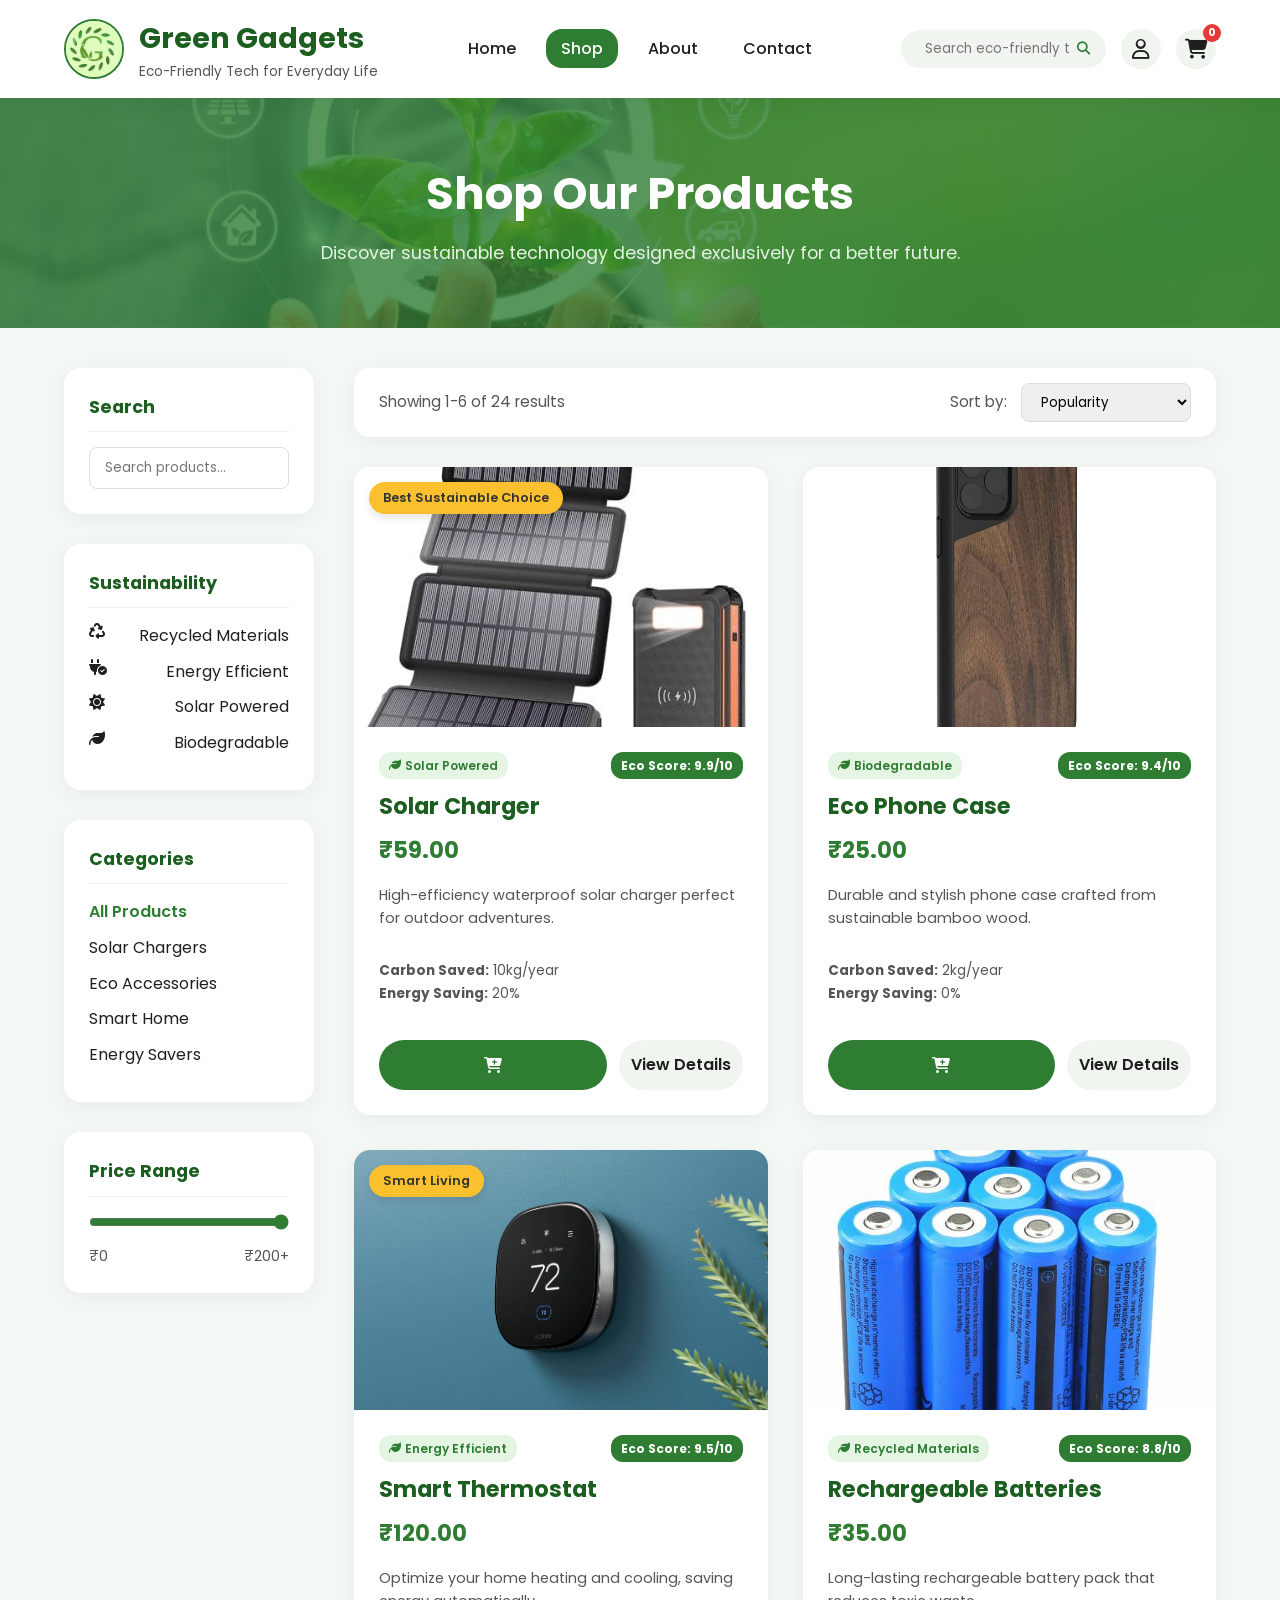
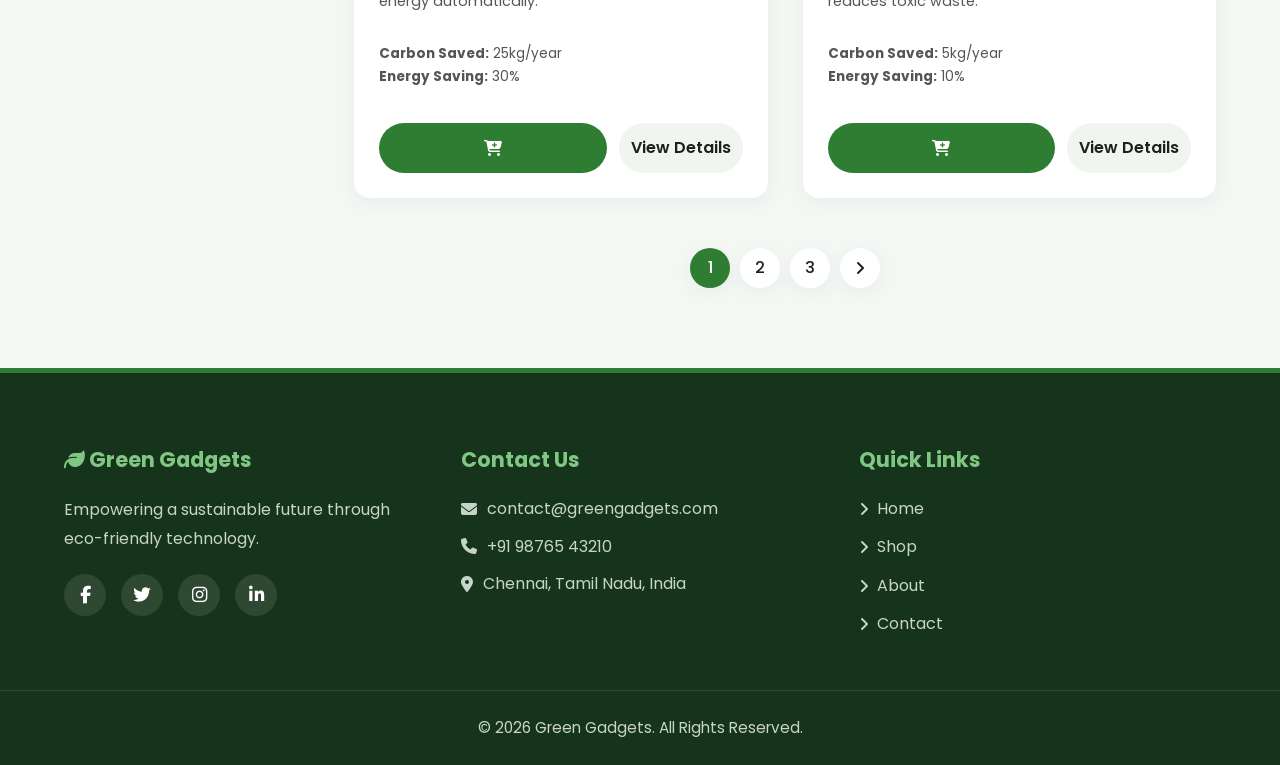
<file: shop.html>
<!DOCTYPE html>
<html lang="en">

<head>
    <meta charset="UTF-8">
    <meta name="viewport" content="width=device-width, initial-scale=1.0">
    <title>Green Gadgets - Shop Eco-Friendly Tech</title>
    <link rel="preconnect" href="https://fonts.googleapis.com">
    <link rel="preconnect" href="https://fonts.gstatic.com" crossorigin>
    <link href="https://fonts.googleapis.com/css2?family=Poppins:wght@300;400;500;600;700&display=swap"
        rel="stylesheet">
    <link rel="stylesheet" href="https://cdnjs.cloudflare.com/ajax/libs/font-awesome/6.4.0/css/all.min.css">

    <link rel="stylesheet" href="styles.css">
    <link rel="stylesheet" href="shop.css">
</head>

<body>
    <header>
        <div class="navbar">
            <a href="index.html" class="logo-section">
                <img src="logo2.jpg.png" alt="Green Gadgets Logo" class="logo">
                <div>
                    <h1>Green Gadgets</h1>
                    <p class="tagline">Eco-Friendly Tech for Everyday Life</p>
                </div>
            </a>

            <nav>
                <ul>
                    <li><a href="index.html">Home</a></li>
                    <li><a href="shop.html" class="active">Shop</a></li>
                    <li><a href="about.html">About</a></li>
                    <li><a href="contact.html">Contact</a></li>
                </ul>
            </nav>

            <div class="nav-icons">
                <div class="search-bar">
                    <input type="text" placeholder="Search eco-friendly tech...">
                    <button><i class="fa-solid fa-magnifying-glass"></i></button>
                </div>
                <a href="profile.html" class="icon-btn" title="Profile"><i class="fa-regular fa-user"></i></a>
                <a href="cart.html" class="icon-btn" title="Cart">
                    <i class="fa-solid fa-cart-shopping"></i>
                    <span class="cart-badge" id="cart-count">0</span>
                </a>
            </div>
        </div>
    </header>

    <!-- Page Header -->
    <div class="page-header">
        <h2>Shop Our Products</h2>
        <p>Discover sustainable technology designed exclusively for a better future.</p>
    </div>

    <!-- Shop Content -->
    <div class="shop-container">
        <!-- Filters -->
        <aside class="shop-sidebar">
            <div class="filter-group">
                <h3>Search</h3>
                <div class="filter-search">
                    <input type="text" placeholder="Search products...">
                </div>
            </div>

            <div class="filter-group">
                <h3>Sustainability</h3>
                <ul class="category-list">
                    <li><a href="#"><i class="fa-solid fa-recycle"></i> Recycled Materials</a></li>
                    <li><a href="#"><i class="fa-solid fa-plug-circle-check"></i> Energy Efficient</a></li>
                    <li><a href="#"><i class="fa-solid fa-sun"></i> Solar Powered</a></li>
                    <li><a href="#"><i class="fa-solid fa-leaf"></i> Biodegradable</a></li>
                </ul>
            </div>

            <div class="filter-group">
                <h3>Categories</h3>
                <ul class="category-list">
                    <li><a href="#" class="active">All Products</a></li>
                    <li><a href="#">Solar Chargers</a></li>
                    <li><a href="#">Eco Accessories</a></li>
                    <li><a href="#">Smart Home</a></li>
                    <li><a href="#">Energy Savers</a></li>
                </ul>
            </div>

            <div class="filter-group">
                <h3>Price Range</h3>
                <input type="range" min="0" max="200" value="200" class="price-slider">
                <div class="price-labels">
                    <span>₹0</span>
                    <span>₹200+</span>
                </div>
            </div>
        </aside>

        <!-- Product Grid -->
        <main class="shop-main">
            <div class="shop-controls">
                <p>Showing 1-6 of 24 results</p>
                <div class="sort-by">
                    <label for="sort">Sort by:</label>
                    <select id="sort">
                        <option value="popularity">Popularity</option>
                        <option value="low-high">Price: Low to High</option>
                        <option value="high-low">Price: High to Low</option>
                        <option value="newest">Newest Arrivals</option>
                    </select>
                </div>
            </div>

            <div id="products" class="product-grid">
                <!-- Products will be loaded here dynamically by products.js -->
            </div>

            <!-- Pagination -->
            <div class="pagination">
                <a href="#" class="active">1</a>
                <a href="#">2</a>
                <a href="#">3</a>
                <a href="#"><i class="fa-solid fa-angle-right"></i></a>
            </div>
        </main>
    </div>

    <!-- Footer -->
    <footer>
        <div class="footer-container">
            <div class="footer-brand">
                <h3><i class="fa-solid fa-leaf"></i> Green Gadgets</h3>
                <p class="footer-text">Empowering a sustainable future through eco-friendly technology.</p>
                <div class="social-icons">
                    <a href="#"><i class="fa-brands fa-facebook-f"></i></a>
                    <a href="#"><i class="fa-brands fa-twitter"></i></a>
                    <a href="#"><i class="fa-brands fa-instagram"></i></a>
                    <a href="#"><i class="fa-brands fa-linkedin-in"></i></a>
                </div>
            </div>
            <div class="footer-contact">
                <h4>Contact Us</h4>
                <p><i class="fa-solid fa-envelope"></i> contact@greengadgets.com</p>
                <p><i class="fa-solid fa-phone"></i> +91 98765 43210</p>
                <p><i class="fa-solid fa-location-dot"></i>Chennai, Tamil Nadu, India</p>
            </div>
            <div class="footer-links">
                <h4>Quick Links</h4>
                <ul>
                    <li><a href="index.html"><i class="fa-solid fa-angle-right"></i> Home</a></li>
                    <li><a href="shop.html"><i class="fa-solid fa-angle-right"></i> Shop</a></li>
                    <li><a href="about.html"><i class="fa-solid fa-angle-right"></i> About</a></li>
                    <li><a href="contact.html"><i class="fa-solid fa-angle-right"></i> Contact</a></li>
                </ul>
            </div>
        </div>
        <div class="footer-bottom">
            <p>© 2026 Green Gadgets. All Rights Reserved.</p>
        </div>
    </footer>
    <script src="main.js"></script>
    <script src="products.js"></script>
    <script src="filters.js"></script>
    <script src="search.js"></script>
    <script src="cart.js"></script>
</body>

</html>
</file>
<file: about.css>
/* ABOUT SPECIFIC STYLES */

.about-hero {
    background: linear-gradient(rgba(212, 253, 219, 0.75), rgba(147, 250, 164, 0.75)), url('about.jpg');
    background-size: cover;
    background-position: center;
}

.about-container {
    max-width: 1200px;
    margin: 0 auto;
    padding: 0 5% 80px;
}

.section-heading {
    font-size: 2.2rem;
    color: var(--primary-hover);
    margin-bottom: 25px;
}

.text-center {
    text-align: center;
}

/* MISSION & TEAM SECTIONS (Split Layout) */
.mission-section,
.team-section {
    display: flex;
    align-items: center;
    gap: 50px;
    margin-bottom: 80px;
}

.mission-text,
.team-text {
    flex: 1;
}

.mission-text p,
.team-text p {
    color: var(--text-muted);
    font-size: 1.05rem;
    margin-bottom: 20px;
    line-height: 1.8;
}

.mission-image,
.team-image {
    flex: 1;
}

.mission-image img,
.team-image img {
    width: 100%;
    border-radius: var(--border-radius);
    box-shadow: var(--hover-shadow);
    object-fit: cover;
}

/* VALUES SECTION */
.values-section {
    background: #f6fbf6;
    padding: 60px;
    border-radius: 20px;
    margin-bottom: 80px;
}

.values-grid {
    display: grid;
    grid-template-columns: repeat(auto-fit, minmax(250px, 1fr));
    gap: 30px;
    margin-top: 40px;
}

.value-card {
    background: white;
    padding: 40px 30px;
    border-radius: 16px;
    text-align: center;
    box-shadow: var(--box-shadow);
    transition: var(--transition);
}

.value-card:hover {
    transform: translateY(-8px);
    box-shadow: var(--hover-shadow);
}

.value-card i {
    font-size: 2.5rem;
    color: var(--primary-color);
    margin-bottom: 20px;
    background: #e4f5e4;
    width: 80px;
    height: 80px;
    line-height: 80px;
    border-radius: 50%;
}

.value-card h4 {
    font-size: 1.3rem;
    color: var(--primary-hover);
    margin-bottom: 15px;
}

.value-card p {
    color: var(--text-muted);
}

/* RESPONSIVE */
@media (max-width: 900px) {

    .mission-section,
    .team-section {
        flex-direction: column;
        gap: 30px;
    }

    .team-section {
        flex-direction: column-reverse;
        /* image below text on mobile */
    }

    .values-section {
        padding: 40px 20px;
    }
}
</file>
<file: cart.css>
/* CART PAGE STYLES */

.cart-container {
    max-width: 1200px;
    margin: 0 auto;
    padding: 60px 5% 100px;
}

.page-title {
    font-size: 2.2rem;
    color: var(--primary-hover);
    margin-bottom: 30px;
    padding-bottom: 15px;
    border-bottom: 2px solid #eef5ee;
}

.cart-layout {
    display: flex;
    gap: 40px;
    align-items: flex-start;
}

/* CART ITEMS */
.cart-items {
    flex-grow: 1;
    display: flex;
    flex-direction: column;
    gap: 20px;
}

.cart-item {
    display: flex;
    align-items: center;
    background: white;
    padding: 20px;
    border-radius: var(--border-radius);
    box-shadow: var(--box-shadow);
    gap: 20px;
}

.cart-item img {
    width: 100px;
    height: 100px;
    object-fit: cover;
    border-radius: 10px;
}

.item-details {
    flex-grow: 1;
}

.item-details h3 {
    font-size: 1.1rem;
    color: var(--primary-hover);
    margin-bottom: 5px;
}

.item-price {
    color: var(--text-muted);
}

.item-quantity {
    display: flex;
    align-items: center;
    border: 1px solid #ddd;
    border-radius: 30px;
    overflow: hidden;
}

.qty-btn {
    background: #f0f5f0;
    border: none;
    padding: 8px 12px;
    cursor: pointer;
    font-weight: bold;
    color: var(--text-main);
    transition: var(--transition);
}

.qty-btn:hover {
    background: #ddd;
}

.item-quantity input {
    width: 40px;
    text-align: center;
    border: none;
    outline: none;
    font-weight: 500;
}

/* Chrome, Safari, Edge, Opera */
.item-quantity input::-webkit-outer-spin-button,
.item-quantity input::-webkit-inner-spin-button {
  -webkit-appearance: none;
  margin: 0;
}

.item-total {
    font-weight: 700;
    color: var(--primary-color);
    font-size: 1.1rem;
    width: 80px;
    text-align: right;
}

.item-remove {
    background: none;
    border: none;
    color: #e53935;
    font-size: 1.1rem;
    cursor: pointer;
    padding: 10px;
    transition: var(--transition);
}

.item-remove:hover {
    transform: scale(1.1);
}

/* CART SUMMARY */
.cart-summary {
    width: 350px;
    background: white;
    padding: 30px;
    border-radius: var(--border-radius);
    box-shadow: var(--box-shadow);
    flex-shrink: 0;
}

.cart-summary h3 {
    font-size: 1.3rem;
    color: var(--primary-hover);
    margin-bottom: 20px;
    padding-bottom: 10px;
    border-bottom: 1px solid #eee;
}

.summary-row {
    display: flex;
    justify-content: space-between;
    margin-bottom: 15px;
    color: var(--text-muted);
}

.summary-total {
    display: flex;
    justify-content: space-between;
    margin-top: 20px;
    padding-top: 20px;
    border-top: 2px dashed #eee;
    font-size: 1.2rem;
    font-weight: 700;
    color: var(--primary-color);
    margin-bottom: 20px;
}

.eco-message {
    background: #e4f5e4;
    color: var(--primary-hover);
    padding: 12px;
    border-radius: 8px;
    font-size: 0.9rem;
    text-align: center;
    margin-bottom: 20px;
    font-weight: 500;
}

.checkout-btn {
    width: 100%;
    justify-content: center;
    padding: 15px;
    font-size: 1.1rem;
}

.continue-shopping {
    display: block;
    text-align: center;
    margin-top: 15px;
    color: var(--text-muted);
    text-decoration: none;
    font-size: 0.95rem;
    transition: var(--transition);
}

.continue-shopping:hover {
    color: var(--primary-color);
}

/* RESPONSIVE */
@media (max-width: 900px) {
    .cart-layout {
        flex-direction: column;
    }
    
    .cart-summary {
        width: 100%;
    }
    
    .cart-item {
        flex-wrap: wrap;
    }
    
    .item-total {
        width: auto;
    }
}
</file>
<file: product-details.css>
/* PRODUCT DETAILS STYLES */

.breadcrumb {
    max-width: 1200px;
    margin: 30px auto;
    padding: 0 5%;
    color: var(--text-muted);
    font-size: 0.95rem;
}

.breadcrumb a {
    color: var(--primary-color);
    text-decoration: none;
}

.breadcrumb i {
    font-size: 0.8rem;
    margin: 0 8px;
}

.product-container {
    max-width: 1200px;
    margin: 0 auto;
    padding: 0 5% 60px;
    display: flex;
    gap: 50px;
    align-items: flex-start;
}

/* GALLERY */
.product-gallery {
    flex: 1;
    max-width: 500px;
}

.main-image {
    background: white;
    border-radius: var(--border-radius);
    padding: 20px;
    box-shadow: var(--box-shadow);
    margin-bottom: 20px;
    position: relative;
    text-align: center;
}

.main-image img {
    max-width: 100%;
    height: auto;
    border-radius: 8px;
}

.eco-tag {
    position: absolute;
    top: 20px;
    left: 20px;
    background: var(--secondary-color);
    color: white;
    padding: 6px 15px;
    border-radius: 20px;
    font-size: 0.85rem;
    font-weight: 600;
}

.thumbnail-list {
    display: flex;
    gap: 15px;
}

.thumbnail-list img {
    width: 80px;
    height: 80px;
    object-fit: cover;
    border-radius: 10px;
    cursor: pointer;
    border: 2px solid transparent;
    transition: var(--transition);
    background: white;
}

.thumbnail-list img.active,
.thumbnail-list img:hover {
    border-color: var(--primary-color);
    box-shadow: 0 4px 10px rgba(46, 125, 50, 0.2);
}

/* INFO BLOCK */
.product-info-detailed {
    flex: 1.2;
}

.product-info-detailed h2 {
    font-size: 2.2rem;
    color: var(--primary-hover);
    margin-bottom: 15px;
    line-height: 1.2;
}

.reviews {
    display: flex;
    align-items: center;
    gap: 10px;
    margin-bottom: 20px;
}

.stars {
    color: #fbc02d;
    font-size: 1.1rem;
}

.reviews span {
    color: var(--text-muted);
    font-size: 0.95rem;
}

.price-section {
    display: flex;
    align-items: center;
    gap: 15px;
    margin-bottom: 25px;
}

.current-price {
    font-size: 2rem;
    font-weight: 700;
    color: var(--primary-color);
}

.old-price {
    font-size: 1.3rem;
    color: #aaa;
    text-decoration: line-through;
}

.discount {
    background: #e53935;
    color: white;
    padding: 4px 10px;
    border-radius: 5px;
    font-size: 0.9rem;
    font-weight: bold;
}

.description {
    line-height: 1.8;
    color: var(--text-muted);
    margin-bottom: 25px;
    font-size: 1.05rem;
}

.features-list {
    list-style: none;
    margin-bottom: 30px;
}

.features-list li {
    margin-bottom: 12px;
    color: var(--text-main);
    display: flex;
    align-items: center;
    gap: 10px;
}

.features-list i {
    color: var(--secondary-color);
}

/* ACTIONS */
.purchase-actions {
    display: flex;
    gap: 20px;
    margin-bottom: 35px;
    padding-bottom: 35px;
    border-bottom: 1px solid #eee;
}

.qty-selector {
    display: flex;
    align-items: center;
    border: 1px solid #ddd;
    border-radius: 30px;
    background: white;
    overflow: hidden;
}

.qty-btn {
    background: #f0f5f0;
    border: none;
    padding: 0 20px;
    height: 50px;
    cursor: pointer;
    font-weight: bold;
    font-size: 1.2rem;
    color: var(--text-main);
    transition: var(--transition);
}

.qty-btn:hover {
    background: #ddd;
}

.qty-selector input {
    width: 60px;
    text-align: center;
    border: none;
    outline: none;
    font-weight: 600;
    font-size: 1.1rem;
}

.qty-selector input::-webkit-outer-spin-button,
.qty-selector input::-webkit-inner-spin-button {
  -webkit-appearance: none;
  margin: 0;
}

.add-to-cart-btn {
    flex-grow: 1;
    font-size: 1.1rem;
    height: 50px;
    justify-content: center;
}

/* META INFO */
.meta-info {
    font-size: 0.95rem;
    color: var(--text-muted);
    margin-bottom: 30px;
}

.meta-info p {
    margin-bottom: 8px;
}

.meta-info strong {
    color: var(--text-main);
}

/* SHIPPING INFO */
.shipping-info {
    display: flex;
    flex-direction: column;
    gap: 20px;
    background: #f9fbf9;
    padding: 25px;
    border-radius: var(--border-radius);
    border: 1px solid #eef5ee;
}

.shipping-item {
    display: flex;
    align-items: flex-start;
    gap: 15px;
}

.shipping-item i {
    font-size: 1.5rem;
    color: var(--primary-color);
}

.shipping-item h4 {
    font-size: 1.05rem;
    color: var(--text-main);
    margin-bottom: 3px;
}

.shipping-item p {
    font-size: 0.9rem;
    color: var(--text-muted);
}

/* RELATED PRODUCTS */
.related-products {
    max-width: 1200px;
    margin: 0 auto;
    padding: 0 5% 80px;
}

/* RESPONSIVE */
@media (max-width: 900px) {
    .product-container {
        flex-direction: column;
    }
    
    .product-gallery, .product-info-detailed {
        width: 100%;
        max-width: 100%;
    }
    
    .purchase-actions {
        flex-direction: column;
    }
    
    .qty-selector {
        width: 100%;
        justify-content: space-between;
    }
}
</file>
<file: profile.css>
/* PROFILE PAGE STYLES */

.profile-container {
    max-width: 1200px;
    margin: 40px auto 80px;
    padding: 0 5%;
    display: flex;
    gap: 40px;
}

/* SIDEBAR */
.profile-sidebar {
    width: 280px;
    background: white;
    border-radius: var(--border-radius);
    box-shadow: var(--box-shadow);
    padding: 30px 20px;
    flex-shrink: 0;
    align-self: flex-start;
}

.user-info {
    text-align: center;
    margin-bottom: 30px;
    padding-bottom: 20px;
    border-bottom: 1px solid #eee;
}

.user-avatar {
    width: 80px;
    height: 80px;
    background: var(--primary-color);
    color: white;
    border-radius: 50%;
    margin: 0 auto 15px;
    display: flex;
    align-items: center;
    justify-content: center;
    font-size: 2.5rem;
}

.user-info h2 {
    font-size: 1.2rem;
    color: var(--primary-hover);
}

.user-info p {
    font-size: 0.9rem;
    color: var(--accent-color);
    font-weight: 500;
}

.profile-nav {
    list-style: none;
}

.profile-nav li {
    margin-bottom: 5px;
}

.profile-nav a {
    display: flex;
    align-items: center;
    gap: 15px;
    padding: 12px 15px;
    text-decoration: none;
    color: var(--text-muted);
    border-radius: 8px;
    transition: var(--transition);
}

.profile-nav a:hover, .profile-nav a.active {
    background: #f0f5f0;
    color: var(--primary-color);
    font-weight: 500;
}

.profile-nav a i {
    width: 20px;
}

/* MAIN CONTENT */
.profile-main {
    flex-grow: 1;
}

.welcome-banner {
    background: linear-gradient(135deg, var(--primary-color), var(--accent-color));
    color: white;
    padding: 30px;
    border-radius: var(--border-radius);
    display: flex;
    justify-content: space-between;
    align-items: center;
    margin-bottom: 30px;
    box-shadow: var(--hover-shadow);
}

.welcome-banner h2 {
    font-size: 2rem;
    margin-bottom: 5px;
}

.splash-icon {
    font-size: 4rem;
    opacity: 0.4;
}

/* STATS GRID */
.stats-grid {
    display: grid;
    grid-template-columns: repeat(auto-fit, minmax(200px, 1fr));
    gap: 20px;
    margin-bottom: 30px;
}

.stat-card {
    background: white;
    padding: 25px;
    border-radius: var(--border-radius);
    box-shadow: var(--box-shadow);
    display: flex;
    align-items: center;
    gap: 15px;
}

.stat-icon {
    width: 50px;
    height: 50px;
    background: #f0f5f0;
    color: var(--primary-color);
    border-radius: 12px;
    display: flex;
    align-items: center;
    justify-content: center;
    font-size: 1.5rem;
}

.impact-card .stat-icon {
    background: #e0f2f1;
    color: #00897b;
}

.stat-info h3 {
    font-size: 0.9rem;
    color: var(--text-muted);
    font-weight: 500;
    margin-bottom: 5px;
}

.stat-value {
    font-size: 1.5rem;
    font-weight: 700;
    color: var(--primary-hover);
}

/* ECO DASHBOARD */
.eco-dashboard {
    display: grid;
    grid-template-columns: 1fr 2fr;
    gap: 30px;
}

.sustainability-score, .green-tips {
    background: white;
    padding: 30px;
    border-radius: var(--border-radius);
    box-shadow: var(--box-shadow);
}

.sustainability-score {
    text-align: center;
}

.sustainability-score h3, .green-tips h3 {
    font-size: 1.2rem;
    color: var(--primary-hover);
    margin-bottom: 20px;
}

.sustainability-score p {
    font-size: 0.95rem;
    color: var(--text-muted);
    margin-top: 15px;
}

/* Circular Progress */
.score-circle {
    width: 150px;
    margin: 0 auto;
}

.circular-chart {
    display: block;
    margin: 0 auto;
    max-width: 100%;
    max-height: 250px;
}

.circle-bg {
    fill: none;
    stroke: #eee;
    stroke-width: 3.8;
}

.circle {
    fill: none;
    stroke-width: 2.8;
    stroke-linecap: round;
    animation: progress 1s ease-out forwards;
}

@keyframes progress {
    0% { stroke-dasharray: 0 100; }
}

.circular-chart.green .circle {
    stroke: var(--primary-color);
}

.percentage {
    fill: var(--primary-hover);
    font-family: inherit;
    font-size: 0.5em;
    font-weight: bold;
    text-anchor: middle;
}

/* Tips */
.tips-list {
    list-style: none;
    display: flex;
    flex-direction: column;
    gap: 20px;
}

.tips-list li {
    display: flex;
    gap: 15px;
    align-items: flex-start;
}

.tips-list i {
    color: var(--secondary-color);
    font-size: 1.4rem;
    margin-top: 3px;
}

.tips-list h4 {
    font-size: 1.05rem;
    color: var(--text-main);
    margin-bottom: 5px;
}

.tips-list p {
    font-size: 0.9rem;
    color: var(--text-muted);
}

/* RESPONSIVE */
@media (max-width: 900px) {
    .profile-container {
        flex-direction: column;
    }
    
    .profile-sidebar {
        width: 100%;
    }
    
    .eco-dashboard {
        grid-template-columns: 1fr;
    }
}
</file>
<file: shop.css>
/* SHOP SPECIFIC STYLES */

.page-header {
    background: linear-gradient(rgba(46, 125, 50, 0.8), rgba(46, 125, 50, 0.8)), url('sustainable.jpg');
    background-size: cover;
    background-position: center;
    color: white;
    text-align: center;
    padding: 60px 20px;
    margin-bottom: 40px;
}

.page-header h2 {
    font-size: 2.8rem;
    margin-bottom: 10px;
    font-weight: 700;
}

.page-header p {
    font-size: 1.1rem;
    color: #e4f5e4;
}

.shop-container {
    display: flex;
    gap: 40px;
    max-width: 1400px;
    margin: 0 auto;
    padding: 0 5% 80px;
}

/* SIDEBAR FILTERS */
.shop-sidebar {
    width: 250px;
    flex-shrink: 0;
}

.filter-group {
    background: var(--card-bg);
    padding: 25px;
    border-radius: var(--border-radius);
    box-shadow: var(--box-shadow);
    margin-bottom: 30px;
}

.filter-group h3 {
    font-size: 1.1rem;
    color: var(--primary-hover);
    margin-bottom: 15px;
    padding-bottom: 10px;
    border-bottom: 1px solid #eee;
}

.filter-search input {
    width: 100%;
    padding: 10px 15px;
    border: 1px solid #ddd;
    border-radius: 8px;
    outline: none;
    font-family: inherit;
    transition: var(--transition);
}

.filter-search input:focus {
    border-color: var(--primary-color);
}

.category-list {
    list-style: none;
}

.category-list li {
    margin-bottom: 10px;
}

.category-list a {
    text-decoration: none;
    color: var(--text-main);
    transition: var(--transition);
    display: flex;
    justify-content: space-between;
}

.category-list a:hover,
.category-list a.active {
    color: var(--primary-color);
    font-weight: 600;
}

.price-slider {
    width: 100%;
    margin-bottom: 15px;
    accent-color: var(--primary-color);
}

.price-labels {
    display: flex;
    justify-content: space-between;
    font-size: 0.9rem;
    color: var(--text-muted);
}

/* SHOP MAIN INFO */
.shop-main {
    flex-grow: 1;
}

.shop-controls {
    display: flex;
    justify-content: space-between;
    align-items: center;
    background: var(--card-bg);
    padding: 15px 25px;
    border-radius: var(--border-radius);
    box-shadow: var(--box-shadow);
    margin-bottom: 30px;
}

.shop-controls p {
    color: var(--text-muted);
    font-size: 0.95rem;
}

.sort-by label {
    margin-right: 10px;
    color: var(--text-muted);
    font-size: 0.95rem;
}

.sort-by select {
    padding: 8px 15px;
    border: 1px solid #ddd;
    border-radius: 8px;
    outline: none;
    font-family: inherit;
    cursor: pointer;
}

/* PAGINATION */
.pagination {
    display: flex;
    justify-content: center;
    gap: 10px;
    margin-top: 50px;
}

.pagination a {
    width: 40px;
    height: 40px;
    display: flex;
    align-items: center;
    justify-content: center;
    background: var(--card-bg);
    color: var(--text-main);
    text-decoration: none;
    border-radius: 50%;
    box-shadow: var(--box-shadow);
    transition: var(--transition);
    font-weight: 500;
}

.pagination a.active,
.pagination a:hover {
    background: var(--primary-color);
    color: white;
}

/* RESPONSIVE */
@media (max-width: 900px) {
    .shop-container {
        flex-direction: column;
    }

    .shop-sidebar {
        width: 100%;
    }

    .shop-controls {
        flex-direction: column;
        gap: 15px;
        align-items: flex-start;
    }
}
</file>
<file: styles.css>
@import url('https://cdnjs.cloudflare.com/ajax/libs/font-awesome/6.4.0/css/all.min.css');

:root {
    --primary-color: #2e7d32;
    --primary-hover: #1b5e20;
    --secondary-color: #4caf50;
    --accent-color: #81c784;
    --bg-color: #f4f8f4;
    --card-bg: #ffffff;
    --text-main: #1f1f1f;
    --text-muted: #555555;
    --border-radius: 16px;
    --box-shadow: 0 4px 20px rgba(0, 0, 0, 0.05);
    --hover-shadow: 0 12px 35px rgba(46, 125, 50, 0.15);
    --transition: 0.3s cubic-bezier(0.4, 0, 0.2, 1);
}

* {
    margin: 0;
    padding: 0;
    box-sizing: border-box;
}

body {
    font-family: 'Poppins', sans-serif;
    background: var(--bg-color);
    color: var(--text-main);
    line-height: 1.6;
}

/* NAVBAR */
header {
    position: sticky;
    top: 0;
    z-index: 1000;
    background: rgba(255, 255, 255, 0.95);
    backdrop-filter: blur(10px);
    box-shadow: var(--box-shadow);
}

.navbar {
    display: flex;
    justify-content: space-between;
    align-items: center;
    padding: 15px 5%;
    max-width: 1400px;
    margin: 0 auto;
}

.logo-section {
    display: flex;
    align-items: center;
    gap: 15px;
    text-decoration: none;
}

.logo {
    width: 60px;
    height: 60px;
    object-fit: cover;
    border-radius: 50%;
    border: 2px solid var(--primary-color);
}

.logo-section h1 {
    font-size: 1.8rem;
    color: var(--primary-hover);
    font-weight: 700;
}

.tagline {
    color: var(--text-muted);
    font-size: 0.85rem;
}

nav ul {
    display: flex;
    list-style: none;
    gap: 15px;
    align-items: center;
}

nav ul li a {
    text-decoration: none;
    color: var(--text-main);
    font-weight: 500;
    padding: 8px 15px;
    border-radius: var(--border-radius);
    transition: var(--transition);
}

nav ul li a:hover,
nav ul li a.active {
    background: var(--primary-color);
    color: white;
}

.nav-icons {
    display: flex;
    align-items: center;
    gap: 15px;
}

.search-bar {
    display: flex;
    align-items: center;
    background: #f0f5f0;
    border-radius: 30px;
    padding: 8px 15px;
    border: 1px solid transparent;
    transition: var(--transition);
}

.search-bar:focus-within {
    border-color: var(--primary-color);
    background: white;
}

.search-bar input {
    border: none;
    background: transparent;
    outline: none;
    padding: 0 8px;
    width: 160px;
    font-family: inherit;
}

.search-bar button {
    background: none;
    border: none;
    color: var(--primary-color);
    cursor: pointer;
}

.icon-btn {
    color: var(--text-main);
    font-size: 1.25rem;
    text-decoration: none;
    transition: var(--transition);
    position: relative;
    width: 40px;
    height: 40px;
    display: flex;
    align-items: center;
    justify-content: center;
    border-radius: 50%;
    background: #f0f5f0;
}

.icon-btn:hover {
    color: white;
    background: var(--primary-color);
    transform: translateY(-2px);
}

.cart-badge {
    position: absolute;
    top: -5px;
    right: -5px;
    background: #e53935;
    color: white;
    font-size: 0.7rem;
    font-weight: bold;
    width: 18px;
    height: 18px;
    display: flex;
    align-items: center;
    justify-content: center;
    border-radius: 50%;
}

/* HERO SECTION */
.hero {
    min-height: 85vh;
    display: flex;
    align-items: center;
    justify-content: center;
    text-align: center;
    padding: 60px 5%;
    background: linear-gradient(rgba(18, 50, 25, 0.7), rgba(18, 50, 25, 0.7)), url('bg.jpg');
    background-size: cover;
    background-position: center;
    color: white;
}

.hero-content {
    max-width: 800px;
    animation: fadeIn 1s ease;
}

@keyframes fadeIn {
    from { opacity: 0; transform: translateY(20px); }
    to { opacity: 1; transform: translateY(0); }
}

.eco-badge {
    display: inline-block;
    background: rgba(255, 255, 255, 0.2);
    border: 1px solid rgba(255, 255, 255, 0.4);
    padding: 8px 20px;
    border-radius: 30px;
    margin-bottom: 20px;
    font-size: 0.95rem;
    backdrop-filter: blur(5px);
}

.hero h2 {
    font-size: 3.8rem;
    margin-bottom: 20px;
    line-height: 1.2;
    font-weight: 700;
}

.hero p {
    font-size: 1.15rem;
    margin-bottom: 35px;
    color: #e4f5e4;
}

.hero-buttons {
    display: flex;
    justify-content: center;
    gap: 20px;
    flex-wrap: wrap;
}

.btn-primary, .btn-secondary {
    padding: 14px 32px;
    border-radius: 30px;
    text-decoration: none;
    font-weight: 600;
    transition: var(--transition);
    display: inline-flex;
    align-items: center;
    gap: 8px;
    cursor: pointer;
    border: none;
    font-size: 1rem;
}

.btn-primary {
    background: var(--primary-color);
    color: white;
}

.btn-primary:hover {
    background: var(--primary-hover);
    transform: translateY(-3px);
    box-shadow: 0 8px 20px rgba(46, 125, 50, 0.4);
}

.btn-secondary {
    background: white;
    color: var(--primary-color);
}

.btn-secondary:hover {
    transform: translateY(-3px);
    box-shadow: 0 8px 20px rgba(255, 255, 255, 0.3);
}

/* FEATURES */
.features {
    display: grid;
    grid-template-columns: repeat(auto-fit, minmax(280px, 1fr));
    gap: 30px;
    padding: 80px 5%;
    max-width: 1400px;
    margin: 0 auto;
}

.feature-card {
    background: var(--card-bg);
    padding: 40px 30px;
    border-radius: var(--border-radius);
    text-align: center;
    box-shadow: var(--box-shadow);
    transition: var(--transition);
    border: 1px solid rgba(46, 125, 50, 0.05);
}

.feature-card:hover {
    transform: translateY(-10px);
    box-shadow: var(--hover-shadow);
    border-color: var(--accent-color);
}

.feature-card h3 {
    color: var(--primary-hover);
    margin-top: 15px;
    margin-bottom: 12px;
    font-size: 1.3rem;
}

.feature-card p {
    color: var(--text-muted);
}

/* HOMEPAGE PRODUCTS SECTION */
.section-title {
    text-align: center;
    color: var(--primary-hover);
    font-size: 2.5rem;
    margin-bottom: 50px;
    padding-top: 20px;
}

.product-info {
    padding: 0 5% 80px;
    max-width: 1400px;
    margin: 0 auto;
}

.product-grid {
    display: grid;
    grid-template-columns: repeat(auto-fit, minmax(320px, 1fr));
    gap: 35px;
}

.product-box {
    background: var(--card-bg);
    border-radius: var(--border-radius);
    overflow: hidden;
    box-shadow: var(--box-shadow);
    transition: var(--transition);
    position: relative;
    display: flex;
    flex-direction: column;
}

.product-box:hover {
    transform: translateY(-10px);
    box-shadow: var(--hover-shadow);
}

.product-box img {
    width: 100%;
    height: 260px;
    object-fit: cover;
    transition: var(--transition);
}

.product-box:hover img {
    transform: scale(1.03);
}

.product-content {
    padding: 25px;
    flex-grow: 1;
    display: flex;
    flex-direction: column;
}

.product-tag {
    position: absolute;
    top: 15px;
    left: 15px;
    background: var(--secondary-color);
    color: white;
    padding: 6px 14px;
    border-radius: 20px;
    font-size: 0.8rem;
    font-weight: 600;
    z-index: 10;
    box-shadow: 0 4px 10px rgba(0,0,0,0.1);
}

.product-content h2 {
    color: var(--primary-hover);
    font-size: 1.4rem;
    margin-bottom: 8px;
}

.product-price {
    font-size: 1.4rem;
    font-weight: 700;
    color: var(--primary-color);
    margin-bottom: 15px;
}

.product-content p {
    color: var(--text-muted);
    font-size: 0.95rem;
    margin-bottom: 20px;
    flex-grow: 1;
}

.product-features {
    list-style: none;
    display: flex;
    flex-wrap: wrap;
    gap: 8px;
    margin-bottom: 25px;
}

.product-features li {
    background: #edf7ee;
    color: var(--primary-color);
    padding: 6px 12px;
    border-radius: 20px;
    font-size: 0.8rem;
    font-weight: 500;
}

.product-actions {
    display: flex;
    gap: 12px;
}

.product-actions .btn-primary {
    flex: 1;
    justify-content: center;
    padding: 12px;
}

.product-actions .btn-secondary {
    padding: 12px;
    color: var(--text-main);
    background: #f0f5f0;
    justify-content: center;
}

.product-actions .btn-secondary:hover {
    background: var(--accent-color);
    color: white;
}


/* ECO FEATURES */
.eco-badges {
    display: flex;
    justify-content: space-between;
    align-items: center;
    margin-bottom: 10px;
}

.eco-badge-small {
    background: #e4f5e4;
    color: var(--primary-color);
    padding: 4px 10px;
    border-radius: 12px;
    font-size: 0.75rem;
    font-weight: 600;
    display: inline-flex;
    align-items: center;
    gap: 4px;
}

.eco-score-badge {
    background: var(--primary-color);
    color: white;
    padding: 4px 10px;
    border-radius: 12px;
    font-size: 0.75rem;
    font-weight: 700;
}

/* WHY GREEN GADGETS */
.why-green {
    padding: 80px 5%;
    background: white;
    text-align: center;
}

.impact-stats-grid {
    display: grid;
    grid-template-columns: repeat(auto-fit, minmax(200px, 1fr));
    gap: 40px;
    max-width: 1000px;
    margin: 40px auto 0;
}

.impact-stat {
    padding: 30px;
    background: #f9fbf9;
    border-radius: var(--border-radius);
    border: 1px dashed var(--accent-color);
    transition: var(--transition);
}

.impact-stat:hover {
    transform: scale(1.05);
    box-shadow: var(--hover-shadow);
}

.impact-stat i {
    font-size: 3rem;
    color: var(--primary-color);
    margin-bottom: 15px;
}

.impact-stat h3 {
    font-size: 2rem;
    color: var(--primary-hover);
    margin-bottom: 5px;
}

.impact-stat p {
    color: var(--text-muted);
    font-weight: 500;
}

/* ECO TIPS */
.eco-tips-section {
    padding: 60px 5%;
    background: linear-gradient(135deg, var(--primary-color), #205c24);
    color: white;
    text-align: center;
}

.tips-container {
    max-width: 800px;
    margin: 0 auto;
}

.tips-container h2 {
    margin-bottom: 20px;
    font-size: 1.8rem;
}

.tips-container p {
    font-size: 1.2rem;
    font-style: italic;
    color: #e4f5e4;
}

/* FOOTER */
footer {
    background: #16331b;
    color: white;
    padding-top: 70px;
    border-top: 5px solid var(--primary-color);
}

.footer-container {
    display: grid;
    grid-template-columns: repeat(auto-fit, minmax(250px, 1fr));
    gap: 40px;
    padding: 0 5% 40px;
    max-width: 1400px;
    margin: 0 auto;
}

.footer-brand h3,
.footer-contact h4,
.footer-links h4 {
    margin-bottom: 20px;
    color: var(--accent-color);
    font-size: 1.3rem;
}

.footer-text {
    color: #c7d5c8;
    margin-bottom: 20px;
    line-height: 1.8;
}

.social-icons {
    display: flex;
    gap: 15px;
    margin-top: 20px;
}

.social-icons a {
    color: white;
    background: rgba(255, 255, 255, 0.1);
    width: 42px;
    height: 42px;
    display: flex;
    align-items: center;
    justify-content: center;
    border-radius: 50%;
    transition: var(--transition);
    text-decoration: none;
    font-size: 1.1rem;
}

.social-icons a:hover {
    background: var(--secondary-color);
    transform: translateY(-4px);
}

.footer-contact p {
    color: #c7d5c8;
    margin-bottom: 12px;
    display: flex;
    align-items: center;
    gap: 10px;
}

.footer-links ul {
    list-style: none;
}

.footer-links ul li {
    margin-bottom: 12px;
}

.footer-links ul li a {
    color: #c7d5c8;
    text-decoration: none;
    transition: var(--transition);
    display: inline-flex;
    align-items: center;
    gap: 8px;
}

.footer-links ul li a:hover {
    color: white;
    padding-left: 8px;
}

.footer-bottom {
    text-align: center;
    border-top: 1px solid rgba(255, 255, 255, 0.1);
    padding: 25px;
    font-size: 0.95rem;
    color: #c7d5c8;
}

/* RESPONSIVE */
@media (max-width: 1024px) {
    .navbar {
        flex-wrap: wrap;
        gap: 20px;
    }
    nav ul {
        order: 3;
        width: 100%;
        justify-content: center;
        margin-top: 10px;
    }
}

@media (max-width: 768px) {
    .hero h2 {
        font-size: 2.8rem;
    }
    
    .hero-buttons {
        flex-direction: column;
    }
    
    .btn-primary, .btn-secondary {
        width: 100%;
        justify-content: center;
    }
    
    .nav-icons {
        gap: 10px;
    }
    
    .search-bar {
        width: 130px;
    }
    .search-bar input {
        width: 90px;
    }
}
</file>
